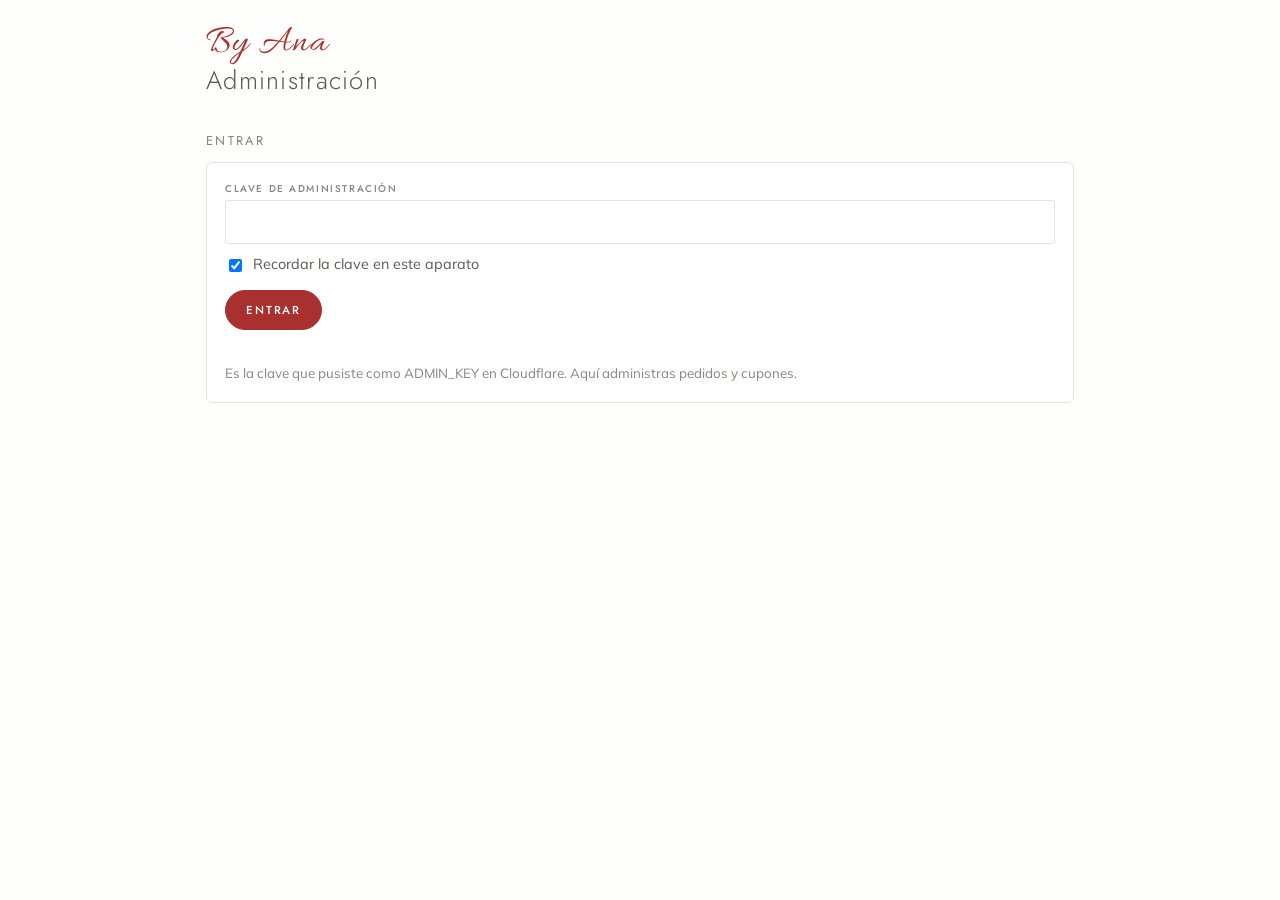
<file: admin.html>
<!doctype html>
<html lang="es">
<head>
<meta charset="utf-8">
<meta name="viewport" content="width=device-width, initial-scale=1, viewport-fit=cover">
<meta name="robots" content="noindex, nofollow">
<title>Administración · By Ana</title>
<link rel="icon" href="/favicon.ico" sizes="any">
<link rel="manifest" href="/admin.webmanifest">
<link rel="apple-touch-icon" href="/img/admin-180.png">
<meta name="apple-mobile-web-app-capable" content="yes">
<meta name="mobile-web-app-capable" content="yes">
<meta name="apple-mobile-web-app-title" content="By Ana Admin">
<meta name="apple-mobile-web-app-status-bar-style" content="default">
<meta name="theme-color" content="#FEFEFC">
<link rel="stylesheet" href="https://fonts.googleapis.com/css2?family=Allura&family=Jost:wght@300;400;500&family=Mulish:wght@400;600&display=swap">
<style>
:root{--paper:#FEFEFC;--wash:#F3F6F2;--ink:#5E5753;--soft:#8A827D;--pine:#4F6B55;--gold:#B8955A;--accent:#A8312F;--line:#E6E2DC}
*{box-sizing:border-box}
body{margin:0;background:var(--paper);color:var(--ink);font:16px/1.5 Mulish,system-ui,sans-serif}
.wrap{max-width:900px;margin:0 auto;padding:calc(24px + env(safe-area-inset-top,0px)) calc(16px + env(safe-area-inset-right,0px)) calc(64px + env(safe-area-inset-bottom,0px)) calc(16px + env(safe-area-inset-left,0px))}
.avisos{display:flex;gap:10px;align-items:center;flex-wrap:wrap;margin-top:16px;padding:12px 14px;background:var(--wash);border-radius:6px;font-size:.88rem}
.avisos span{flex:1;min-width:200px}
.top{display:flex;justify-content:space-between;align-items:end;gap:12px}
@media (max-width:600px){.tabs{position:sticky;top:0;z-index:2;background:var(--paper)} .tabs button{flex:1;padding:12px 6px} td,th{padding:9px 5px} .filtros input{max-width:none;margin-left:0;flex-basis:100%}}
h1{margin:0;font:300 1.6rem Jost,sans-serif;letter-spacing:.05em}
h1 .s{display:block;font:2.4rem Allura,cursive;color:var(--accent);line-height:1}
h2{font:400 .8rem Jost,sans-serif;letter-spacing:.18em;text-transform:uppercase;color:var(--soft);margin:32px 0 12px}
.card{background:#fff;border:1px solid var(--line);border-radius:6px;padding:18px}
.grid{display:grid;grid-template-columns:repeat(auto-fill,minmax(180px,1fr));gap:12px}
label{display:flex;flex-direction:column;gap:4px;font-size:.85rem}
label span{font:500 .62rem Jost,sans-serif;letter-spacing:.16em;text-transform:uppercase;color:var(--soft)}
input,select{font:inherit;font-size:16px;color:var(--ink);background:#fff;border:1px solid var(--line);border-radius:3px;padding:9px 11px;width:100%}
small{color:var(--soft)}
a{color:var(--pine)}
button{font:500 .72rem Jost,sans-serif;letter-spacing:.16em;text-transform:uppercase;border:1px solid var(--accent);background:var(--accent);color:#fff;border-radius:999px;padding:11px 20px;cursor:pointer}
button.ghost{background:none;color:var(--accent)}
button.mini{padding:6px 12px;font-size:.62rem}
.row{display:flex;gap:10px;align-items:end;flex-wrap:wrap;margin-top:14px}
.msg{min-height:1.4em;margin:10px 0 0;font-size:.9rem}
.msg.err{color:var(--accent)} .msg.ok{color:var(--pine)}
table{width:100%;border-collapse:collapse;font-size:.92rem}
th,td{text-align:left;padding:10px 8px;border-bottom:1px solid var(--line);vertical-align:top}
th{font:500 .62rem Jost,sans-serif;letter-spacing:.16em;text-transform:uppercase;color:var(--soft)}
td b{font-family:ui-monospace,Menlo,monospace;letter-spacing:.04em}
.tag{display:inline-block;font-size:.72rem;padding:2px 8px;border-radius:999px;background:var(--wash);color:var(--pine)}
.tag.off{background:#F7ECEA;color:var(--accent)}
.acts{display:flex;gap:6px;flex-wrap:wrap}
.tbl{overflow-x:auto}
[hidden]{display:none!important}
.tabs{display:flex;gap:6px;margin:22px 0 0;border-bottom:1px solid var(--line)}
.tabs button{background:none;color:var(--soft);border:0;border-bottom:2px solid transparent;border-radius:0;padding:10px 14px}
.tabs button[aria-selected="true"]{color:var(--accent);border-bottom-color:var(--accent)}
.tabs b{display:inline-block;min-width:18px;margin-left:6px;padding:1px 6px;border-radius:999px;background:var(--accent);color:#fff;font-size:.62rem}
@media (max-width:600px){.tabs{gap:0}.tabs button{flex:1 1 0;min-width:0;padding:12px 2px;letter-spacing:.06em;font-size:.66rem}.tabs b{margin-left:3px;padding:1px 5px}}
.filtros{display:flex;gap:6px;flex-wrap:wrap;align-items:center;margin-bottom:12px}
.filtros button{background:#fff;color:var(--ink);border-color:var(--line)}
.filtros button[aria-pressed="true"]{background:var(--ink);color:#fff;border-color:var(--ink)}
.filtros input{max-width:240px;margin-left:auto}
tr.click{cursor:pointer} tr.click:hover td{background:var(--wash)}
.est{display:inline-block;font-size:.72rem;padding:2px 9px;border-radius:999px;white-space:nowrap}
.est.pagado{background:#FBEFD9;color:#8A5A12}.est.preparacion{background:#E7EEF7;color:#2F527A}.est.enviado{background:#EDE7F6;color:#5B3F8C}.est.entregado{background:var(--wash);color:var(--pine)}.est.cancelado{background:#F7ECEA;color:var(--accent)}
.det{margin-bottom:18px}
.det h3{margin:0;font:400 1.2rem Jost,sans-serif;letter-spacing:.03em}
.det .sub{color:var(--soft);font-size:.85rem;margin:2px 0 14px}
.det .cols{display:grid;grid-template-columns:repeat(auto-fit,minmax(240px,1fr));gap:16px}
.det ul{margin:0;padding:0;list-style:none}
.det li{padding:8px 0;border-bottom:1px solid var(--line);display:flex;justify-content:space-between;gap:12px}
.det li small{display:block;color:var(--soft)}
.det .k{font:500 .62rem Jost,sans-serif;letter-spacing:.16em;text-transform:uppercase;color:var(--soft);margin:14px 0 4px}
.det p{margin:0}
.det textarea{font:inherit;font-size:16px;width:100%;min-height:60px;border:1px solid var(--line);border-radius:3px;padding:9px 11px;color:var(--ink)}
.chk{flex-direction:row;align-items:center;gap:8px;font-size:.9rem}
.chk input{width:auto}
.kpis{display:grid;grid-template-columns:repeat(3,1fr);gap:10px}
.kpi{background:#fff;border:1px solid var(--line);border-radius:6px;padding:14px}
.kpi .k{font:500 .62rem Jost,sans-serif;letter-spacing:.16em;text-transform:uppercase;color:var(--soft)}
.kpi .n{font:300 2rem/1.1 Jost,sans-serif;color:var(--ink);margin-top:4px}
.kpi small{display:block}
.barras{display:flex;align-items:flex-end;gap:2px;height:140px;padding-top:8px}
.barras div{flex:1;min-width:2px;background:var(--pine);border-radius:2px 2px 0 0;opacity:.85}
.barras div.hoy{background:var(--accent)}
.barras div:hover{opacity:1}
.ejes{display:flex;justify-content:space-between;font-size:.75rem;color:var(--soft);margin-top:6px}
.cols2{display:grid;grid-template-columns:repeat(auto-fit,minmax(260px,1fr));gap:12px}
.rank{margin:0;padding:0;list-style:none}
.rank li{position:relative;display:flex;justify-content:space-between;gap:10px;padding:7px 8px;font-size:.9rem;border-radius:3px;overflow:hidden}
.rank li i{position:absolute;inset:0 auto 0 0;background:var(--wash);z-index:0}
.rank li span,.rank li b{position:relative;z-index:1}
.rank li b{font-family:inherit;font-weight:600;letter-spacing:0}
.rank .vacio{color:var(--soft)}
.card h4{margin:0 0 8px;font:500 .62rem Jost,sans-serif;letter-spacing:.16em;text-transform:uppercase;color:var(--soft)}
@media (max-width:600px){.kpi{padding:10px}.kpi .n{font-size:1.5rem}}
</style>
</head>
<body>
<div class="wrap">
  <div class="top"><h1><span class="s">By Ana</span>Administración</h1><button type="button" class="mini ghost" id="actualizar" hidden>Actualizar</button></div>

  <section id="login">
    <h2>Entrar</h2>
    <div class="card">
      <label><span>Clave de administración</span><input id="key" type="password" autocomplete="current-password"></label>
      <label class="chk" style="margin-top:10px"><input type="checkbox" id="recordar" checked> Recordar la clave en este aparato</label>
      <div class="row"><button id="entrar" type="button">Entrar</button></div>
      <p class="msg" id="login-msg"></p>
      <small>Es la clave que pusiste como ADMIN_KEY en Cloudflare. Aquí administras pedidos y cupones.</small>
    </div>
  </section>

  <section id="app" hidden>
    <div class="avisos" id="avisos" hidden><span id="avisos-txt"></span><button type="button" class="mini" id="avisos-on" hidden>Activar avisos</button><button type="button" class="mini ghost" id="avisos-test" hidden>Probar</button><button type="button" class="mini ghost" id="avisos-off" hidden>Desactivar</button></div>
    <div class="tabs" role="tablist">
      <button type="button" role="tab" id="tab-pedidos" aria-selected="true">Pedidos<b id="n-nuevos" hidden></b></button>
      <button type="button" role="tab" id="tab-clientes" aria-selected="false">Clientes</button>
      <button type="button" role="tab" id="tab-cupones" aria-selected="false">Cupones</button>
      <button type="button" role="tab" id="tab-visitas" aria-selected="false">Visitas</button>
    </div>

    <div id="vista-pedidos">
      <h2>Pedidos pagados</h2>
      <div class="card det" id="det" hidden></div>
      <div class="filtros" id="filtros">
        <button type="button" class="mini" data-f="activos" aria-pressed="true">Por atender</button>
        <button type="button" class="mini" data-f="pagado" aria-pressed="false">Pagado</button>
        <button type="button" class="mini" data-f="preparacion" aria-pressed="false">En preparación</button>
        <button type="button" class="mini" data-f="enviado" aria-pressed="false">Enviado</button>
        <button type="button" class="mini" data-f="entregado" aria-pressed="false">Entregado</button>
        <button type="button" class="mini" data-f="cancelado" aria-pressed="false">Cancelado</button>
        <button type="button" class="mini" data-f="todos" aria-pressed="false">Todos</button>
        <input id="buscar" type="search" placeholder="Buscar nombre o pedido" aria-label="Buscar">
      </div>
      <div class="card tbl">
        <table><thead><tr><th>Fecha</th><th>Cliente</th><th>Piezas</th><th>Total</th><th>Estado</th></tr></thead><tbody id="lista-p"><tr><td colspan="5">Cargando…</td></tr></tbody></table>
      </div>
      <p><small>Aquí aparecen los pedidos pagados en línea desde hoy. Los pedidos por WhatsApp no se registran aquí.</small></p>
    </div>

    <div id="vista-clientes" hidden>
      <h2>Clientes con cuenta</h2>
      <div class="card det" id="det-c" hidden></div>
      <div class="filtros"><span id="cli-n" style="color:var(--soft);font-size:.9rem"></span><input id="buscar-c" type="search" placeholder="Nombre, correo o teléfono" aria-label="Buscar cliente"></div>
      <div class="card tbl">
        <table><thead><tr><th>Cliente</th><th>WhatsApp</th><th>Registro</th><th>Pedidos</th><th>Total comprado</th><th>Recomendó</th></tr></thead><tbody id="lista-c"><tr><td colspan="6">Cargando…</td></tr></tbody></table>
      </div>
      <p><small>Aquí salen quienes crearon su cuenta. Los que compran como invitados están solo en Pedidos.</small></p>
    </div>

    <div id="vista-cupones" hidden>
    <h2>Crear cupón</h2>
    <form class="card" id="form">
      <div class="grid">
        <label><span>Código</span><input id="f-codigo" required maxlength="24" placeholder="NAVIDAD10" autocapitalize="characters"></label>
        <label><span>Tipo</span><select id="f-tipo"><option value="pct">Porcentaje (%)</option><option value="monto">Pesos ($)</option></select></label>
        <label><span id="f-valor-l">Descuento (%)</span><input id="f-valor" type="number" min="1" required inputmode="numeric" placeholder="10"></label>
        <label><span>Compra mínima ($)</span><input id="f-minimo" type="number" min="0" inputmode="numeric" placeholder="Opcional"></label>
        <label><span>Vence (incluido)</span><input id="f-vence" type="date"></label>
        <label><span>Usos máximos</span><input id="f-usos" type="number" min="0" inputmode="numeric" placeholder="Sin límite"></label>
      </div>
      <label style="margin-top:12px"><span>Nota (solo para ti)</span><input id="f-nota" maxlength="120" placeholder="Ej. Para clientas de Instagram"></label>
      <div class="row"><button type="submit">Guardar cupón</button><small>Si el código ya existe, se actualiza.</small></div>
      <p class="msg" id="form-msg"></p>
    </form>

    <h2>Tus cupones</h2>
    <div class="card tbl">
      <table><thead><tr><th>Código</th><th>Descuento</th><th>Condiciones</th><th>Usos</th><th>Estado</th><th></th></tr></thead><tbody id="lista"><tr><td colspan="6">Cargando…</td></tr></tbody></table>
    </div>
    </div>
    <div id="vista-visitas" hidden>
      <h2>Visitas al sitio</h2>
      <div class="filtros" id="v-rango">
        <button type="button" class="mini" data-d="7" aria-pressed="false">7 días</button>
        <button type="button" class="mini" data-d="30" aria-pressed="true">30 días</button>
        <button type="button" class="mini" data-d="90" aria-pressed="false">90 días</button>
      </div>
      <div class="kpis" id="v-kpis"><div class="kpi"><div class="k">Cargando…</div></div></div>
      <div class="card" style="margin-top:12px"><h4>Personas por día</h4><div class="barras" id="v-barras"></div><div class="ejes" id="v-ejes"></div></div>
      <div class="cols2" style="margin-top:12px">
        <div class="card"><h4>De dónde llegan</h4><ul class="rank" id="v-fuentes"></ul></div>
        <div class="card"><h4>Aparato</h4><ul class="rank" id="v-aparatos"></ul></div>
        <div class="card"><h4>Productos más vistos</h4><ul class="rank" id="v-productos"></ul></div>
        <div class="card"><h4>Más agregados al carrito</h4><ul class="rank" id="v-carrito"></ul></div>
      </div>
      <label class="chk" style="margin-top:16px"><input type="checkbox" id="v-nocontar"> No contar mis visitas desde este aparato</label>
      <p><small>Personas: cuántas personas distintas entraron cada día (se cuentan sin cookies ni datos personales). Visitas: cuántas veces abrieron el sitio. “Directo” es quien escribió byana.mx o abrió un enlace desde WhatsApp o un mensaje. Para que no se cuenten tus visitas ni las de Ana en el iPhone, abran una vez <b>byana.mx/?nocontar</b> en Safari. Se cuentan hasta <span id="v-tope">600</span> visitas al día para no pasar el plan gratis de Cloudflare.</small></p>
    </div>
    <div class="row"><button class="ghost" id="salir" type="button">Salir</button></div>
  </section>
</div>
<script>
const $ = id => document.getElementById(id);
const esc = s => String(s ?? "").replace(/[&<>"]/g, c => ({ "&":"&amp;","<":"&lt;",">":"&gt;",'"':"&quot;" }[c]));
const money = n => "$" + Number(n||0).toLocaleString("es-MX");
let KEY = ""; try{ KEY = localStorage.getItem("byana-admin-key") || sessionStorage.getItem("byana-admin") || ""; }catch(e){}
async function api(method, body, q=""){
  const r = await fetch("/api/admin/cupones" + q, { method, headers: { "Content-Type":"application/json", "X-Admin-Key": KEY }, body: body ? JSON.stringify(body) : undefined });
  const d = await r.json().catch(()=>({ error: "Respuesta inválida del servidor." }));
  if(!r.ok) throw Object.assign(new Error(d.error || "Error"), { status: r.status });
  return d;
}
const fecha = v => v ? new Date(v+"T12:00:00").toLocaleDateString("es-MX",{day:"numeric",month:"short",year:"numeric"}) : "";
async function cargar(){
  const { cupones } = await api("GET");
  $("lista").innerHTML = cupones.length ? cupones.map(c=>{
    const venc = c.vence && new Date().toISOString().slice(0,10) > c.vence;
    const agot = c.usosMax && c.usos >= c.usosMax;
    const est = !c.activo ? ["Desactivado","off"] : venc ? ["Vencido","off"] : agot ? ["Agotado","off"] : ["Activo",""];
    const cond = [c.origen==="referido" ? "Premio por recomendar" : "", c.minimo ? `Mín. ${money(c.minimo)}` : "", c.vence ? `Vence ${fecha(c.vence)}` : "", c.nota ? `<small>${esc(c.nota)}</small>` : ""].filter(Boolean).join("<br>") || "—";
    return `<tr><td><b>${esc(c.codigo)}</b></td><td>${c.tipo==="pct" ? c.valor+"%" : money(c.valor)}</td><td>${cond}</td><td>${c.usos||0}${c.usosMax?` / ${c.usosMax}`:""}</td>
      <td><span class="tag ${est[1]}">${est[0]}</span></td>
      <td><div class="acts"><button class="mini ghost" data-a="toggle" data-c="${esc(c.codigo)}" data-on="${c.activo?1:0}">${c.activo?"Desactivar":"Activar"}</button><button class="mini ghost" data-a="edit" data-c="${esc(c.codigo)}">Editar</button><button class="mini ghost" data-a="del" data-c="${esc(c.codigo)}">Borrar</button></div></td></tr>`;
  }).join("") : `<tr><td colspan="6">Todavía no hay cupones. Crea el primero arriba.</td></tr>`;
  window.__cupones = cupones;
}
/* ---------- Pedidos ---------- */
let PEDIDOS = [], ESTADOS = {}, FILTRO = "activos", ABIERTO = "";
const fechaHora = v => v ? new Date(v).toLocaleString("es-MX",{day:"numeric",month:"short",hour:"2-digit",minute:"2-digit"}) : "";
const est = e => `<span class="est ${esc(e)}">${esc(ESTADOS[e] || e || "")}</span>`;
async function api2(method, body, q=""){
  const r = await fetch("/api/admin/pedidos" + q, { method, headers: { "Content-Type":"application/json", "X-Admin-Key": KEY }, body: body ? JSON.stringify(body) : undefined });
  const d = await r.json().catch(()=>({ error: "Respuesta inválida del servidor." }));
  if(!r.ok) throw Object.assign(new Error(d.error || "Error"), { status: r.status });
  return d;
}
function pintarPedidos(){
  const q = $("buscar").value.trim().toLowerCase();
  const l = PEDIDOS.filter(p => (FILTRO==="todos" || (FILTRO==="activos" ? ["pagado","preparacion","enviado"].includes(p.estado) : p.estado===FILTRO)) &&
    (!q || (p.cliente||"").toLowerCase().includes(q) || p.ref.toLowerCase().includes(q)));
  $("lista-p").innerHTML = l.length ? l.map(p=>`<tr class="click" data-ref="${esc(p.ref)}"><td>${esc(fechaHora(p.fecha))}<br><small>${esc(p.ref)}</small></td><td>${esc(p.cliente)}</td><td>${p.piezas||""}</td><td>${esc(p.total)}</td><td>${est(p.estado)}</td></tr>`).join("")
    : `<tr><td colspan="5">${PEDIDOS.length ? "No hay pedidos con ese filtro." : "Todavía no hay pedidos registrados. Aparecerán aquí en cuanto alguien pague en línea."}</td></tr>`;
  const n = PEDIDOS.filter(p=>p.estado==="pagado").length;
  $("n-nuevos").hidden = !n; $("n-nuevos").textContent = n;
}
async function cargarPedidos(){ const d = await api2("GET"); PEDIDOS = d.pedidos; ESTADOS = d.estados; pintarPedidos(); }
async function abrirPedido(ref){
  const { pedido:p } = await api2("GET", null, "?ref=" + encodeURIComponent(ref));
  ABIERTO = ref;
  const tel = String(p.telefono||"").replace(/\D/g,"").slice(-10);
  $("det").innerHTML = `<div style="display:flex;justify-content:space-between;gap:12px;align-items:start"><div><h3>${esc(p.cliente)}</h3><p class="sub">Pedido ${esc(p.ref)} · ${esc(fechaHora(p.fecha))} · Mercado Pago ${esc(p.pago)}</p></div><button type="button" class="mini ghost" id="det-x">Cerrar</button></div>
    <div class="cols">
      <div>
        <div class="k">Productos</div>
        <ul>${(p.productos||[]).map(i=>`<li><div>${i.q} × ${esc(i.t)}${i.d?`<small>${esc(i.d)}</small>`:""}</div><div>${money(i.p*i.q)}</div></li>`).join("")}
        ${p.descuento?`<li><div>Cupón ${esc(p.cupon)}${p.referido?" <small>(código de amigo)</small>":""}</div><div>−${money(p.descuento)}</div></li>`:""}
        <li><div><b>Total pagado</b></div><div><b>${esc(p.total)}</b></div></li></ul>
      </div>
      <div>
        <div class="k">Cliente</div>
        <p>${tel?`<a href="https://wa.me/52${tel}" target="_blank" rel="noopener">WhatsApp ${esc(tel)}</a>`:"Sin teléfono"}${p.email?`<br><a href="mailto:${esc(p.email)}">${esc(p.email)}</a>`:""}${p.cuenta?`<br><small>Tiene cuenta (${esc(p.cuenta)})</small>`:""}</p>
        <div class="k">Entrega</div>
        <p>${esc(p.envio||"—")}${p.direccion?`<br>${esc(p.direccion)}`:""}</p>
        <div class="k">Historial</div>
        <p><small>${(p.historial||[]).map(h=>`${esc(ESTADOS[h.estado]||h.estado)}: ${esc(fechaHora(h.fecha))}`).join("<br>")}</small></p>
      </div>
      <form id="det-form">
        <div class="k">Actualizar</div>
        <label><span>Estado</span><select id="d-estado">${Object.entries(ESTADOS).map(([k,v])=>`<option value="${k}"${k===p.estado?" selected":""}>${esc(v)}</option>`).join("")}</select></label>
        <label style="margin-top:10px"><span>Guía de rastreo (opcional)</span><input id="d-guia" maxlength="120" value="${esc(p.guia||"")}" placeholder="Número o enlace"></label>
        <label style="margin-top:10px"><span>Nota interna (solo para ti)</span><textarea id="d-nota" maxlength="500">${esc(p.notaInterna||"")}</textarea></label>
        <label class="chk" id="d-avisar-w" style="margin-top:10px"${p.estado==="enviado"?"":" hidden"}><input type="checkbox" id="d-avisar" ${p.email?"checked":"disabled"}> Avisar al cliente por correo que va en camino${p.email?"":" (no hay correo)"}</label>
        <div class="row"><button type="submit">Guardar</button></div>
        <p class="msg" id="d-msg"></p>
      </form>
    </div>`;
  $("det").hidden = false; $("det").scrollIntoView({ behavior:"smooth", block:"start" });
  $("det-x").onclick = () => { $("det").hidden = true; ABIERTO = ""; };
  $("d-estado").onchange = () => { $("d-avisar-w").hidden = $("d-estado").value !== "enviado"; };
  $("det-form").onsubmit = async e => {
    e.preventDefault(); const m = $("d-msg"); m.className = "msg"; m.textContent = "Guardando…";
    try{
      const r = await api2("POST", { ref, estado: $("d-estado").value, guia: $("d-guia").value, notaInterna: $("d-nota").value, avisar: $("d-estado").value==="enviado" && $("d-avisar").checked });
      await cargarPedidos(); await abrirPedido(ref);
      $("d-msg").className = "msg ok"; $("d-msg").textContent = "Guardado. " + (r.aviso || "");
    }catch(err){ m.className = "msg err"; m.textContent = err.message; }
  };
}
$("lista-p").addEventListener("click", e => { const tr = e.target.closest("tr[data-ref]"); if(tr) abrirPedido(tr.dataset.ref).catch(err=>alert(err.message)); });
$("filtros").addEventListener("click", e => { const b = e.target.closest("button[data-f]"); if(!b) return; FILTRO = b.dataset.f; document.querySelectorAll("#filtros button").forEach(x=>x.setAttribute("aria-pressed", x===b)); pintarPedidos(); });
$("buscar").addEventListener("input", pintarPedidos);
/* ---------- Clientes ---------- */
let CLIENTES = [];
const fechaC = v => v ? new Date(v).toLocaleDateString("es-MX",{day:"numeric",month:"short",year:"numeric"}) : "";
async function api3(q=""){
  const r = await fetch("/api/admin/clientes" + q, { headers: { "X-Admin-Key": KEY } });
  const d = await r.json().catch(()=>({ error: "Respuesta inválida del servidor." }));
  if(!r.ok) throw new Error(d.error || "Error");
  return d;
}
function pintarClientes(){
  const q = $("buscar-c").value.trim().toLowerCase(), qd = q.replace(/\D/g,"");
  const l = CLIENTES.filter(c => !q || (c.nombre||"").toLowerCase().includes(q) || c.email.includes(q) || (qd.length>2 && (c.tel||"").includes(qd)));
  $("cli-n").textContent = `${CLIENTES.length} cuenta${CLIENTES.length===1?"":"s"}`;
  $("lista-c").innerHTML = l.length ? l.map(c=>`<tr class="click" data-email="${esc(c.email)}"><td>${esc(c.nombre || "(sin nombre)")}<br><small>${esc(c.email)}</small></td><td>${esc(c.tel||"")}</td><td>${esc(fechaC(c.creado))}</td><td>${c.pedidos||0}</td><td>${money(c.total)}</td><td>${c.referidos||0}</td></tr>`).join("")
    : `<tr><td colspan="6">${CLIENTES.length ? "Nadie coincide con la búsqueda." : "Todavía no hay cuentas. Aparecerán aquí cuando alguien entre con su correo en byana.mx."}</td></tr>`;
}
async function cargarClientes(){ CLIENTES = (await api3()).clientes; pintarClientes(); }
async function abrirCliente(email){
  const { cliente:c, pedidos, cupones } = await api3("?email=" + encodeURIComponent(email));
  const tel = String(c.tel||"").replace(/\D/g,"").slice(-10), d = c.dir;
  $("det-c").innerHTML = `<div style="display:flex;justify-content:space-between;gap:12px;align-items:start"><div><h3>${esc(c.nombre || "(sin nombre)")}</h3><p class="sub">Cuenta desde ${esc(fechaC(c.creado))}</p></div><button type="button" class="mini ghost" id="det-c-x">Cerrar</button></div>
    <div class="cols">
      <div>
        <div class="k">Contacto</div>
        <p><a href="mailto:${esc(c.email)}">${esc(c.email)}</a>${tel?`<br><a href="https://wa.me/52${tel}" target="_blank" rel="noopener">WhatsApp ${esc(tel)}</a>`:""}</p>
        <div class="k">Dirección guardada</div>
        <p>${d && d.calle ? esc([d.calle, d.colonia, d.cp, d.municipio, d.estado].filter(Boolean).join(", ")) : "—"}</p>
        <div class="k">Recomienda a un amigo</div>
        <p>Código <b>${esc(c.ref)}</b><br>${c.referidos||0} amigo${c.referidos===1?"":"s"} con primera compra</p>
      </div>
      <div>
        <div class="k">Pedidos (${pedidos.length}) · ${money(c.total)}</div>
        <ul>${pedidos.length ? pedidos.map(p=>`<li><div>${p.registrado?`<a href="#" data-ver="${esc(p.ref)}">${esc(p.ref)}</a>`:esc(p.ref)} · ${esc(fechaC(p.fecha))}<small>${esc((p.productos||[]).join(", "))}</small></div><div style="text-align:right">${esc(p.total)}${p.estado?`<br><small>${esc(p.estado)}</small>`:""}</div></li>`).join("") : "<li><small>Sin pedidos todavía.</small></li>"}</ul>
      </div>
      <div>
        <div class="k">Cupones</div>
        <ul>${cupones.length ? cupones.map(x=>`<li><div><b>${esc(x.codigo)}</b> · ${esc(x.etiqueta)}<small>${esc(x.nota)}</small></div><div><small>${esc(x.estado)}</small></div></li>`).join("") : "<li><small>Sin cupones.</small></li>"}</ul>
      </div>
    </div>`;
  $("det-c").hidden = false; $("det-c").scrollIntoView({ behavior:"smooth", block:"start" });
  $("det-c-x").onclick = () => { $("det-c").hidden = true; };
  $("det-c").querySelectorAll("[data-ver]").forEach(a=>a.onclick = e => { e.preventDefault(); tab("pedidos"); abrirPedido(a.dataset.ver).catch(err=>alert(err.message)); });
}
$("lista-c").addEventListener("click", e => { const tr = e.target.closest("tr[data-email]"); if(tr) abrirCliente(tr.dataset.email).catch(err=>alert(err.message)); });
$("buscar-c").addEventListener("input", pintarClientes);

/* ---------- Visitas ---------- */
let V_DIAS = 30, NOMBRES = null;
async function nombres(){
  if(NOMBRES) return NOMBRES;
  try{ const c = await (await fetch("/catalogo.json")).json(); NOMBRES = new Map([...c.navidad, ...c.siempre, ...(c.ocultos||[])].map(p=>[p.id, p.t])); }catch(e){ NOMBRES = new Map(); }
  return NOMBRES;
}
const diaCorto = d => new Date(d+"T12:00:00").toLocaleDateString("es-MX",{day:"numeric",month:"short"});
const num = n => Number(n||0).toLocaleString("es-MX");
function rank(id, filas, nombre = k => k){
  const max = Math.max(1, ...filas.map(f=>f[1]));
  $(id).innerHTML = filas.length ? filas.map(([k,n])=>`<li><i style="width:${Math.round(n/max*100)}%"></i><span>${esc(nombre(k))}</span><b>${num(n)}</b></li>`).join("") : `<li class="vacio">Todavía sin datos.</li>`;
}
async function cargarVisitas(){
  const r = await fetch("/api/admin/visitas?dias=" + V_DIAS, { headers: { "X-Admin-Key": KEY } });
  const d = await r.json().catch(()=>({ error: "Respuesta inválida del servidor." }));
  if(!r.ok) throw new Error(d.error || "Error");
  const t = d.totales, k = (titulo, x, nota="") => `<div class="kpi"><div class="k">${titulo}</div><div class="n">${num(x.personas)}</div><small>personas · ${num(x.visitas)} visitas${nota}</small></div>`;
  $("v-kpis").innerHTML = k("Hoy", t.hoy) + k("7 días", t.semana) + (V_DIAS === 7 ? k("Promedio diario", { personas: Math.round(t.semana.personas/7), visitas: Math.round(t.semana.visitas/7) }) : k(V_DIAS + " días", t.periodo));
  const max = Math.max(1, ...d.dias.map(x=>x.personas));
  $("v-barras").innerHTML = d.dias.map(x=>`<div class="${x.dia===d.hoy?"hoy":""}" style="height:${Math.max(x.personas?3:0, Math.round(x.personas/max*100))}%" title="${diaCorto(x.dia)}: ${x.personas} personas, ${x.visitas} visitas"></div>`).join("");
  $("v-ejes").innerHTML = `<span>${diaCorto(d.dias[0].dia)}</span><span>máx. ${num(max)}</span><span>Hoy</span>`;
  const N = await nombres(), prod = id => N.get(id) || id;
  rank("v-fuentes", d.fuentes); rank("v-aparatos", d.aparatos);
  rank("v-productos", d.productos, prod); rank("v-carrito", d.carrito, prod);
  $("v-tope").textContent = num(d.tope);
}
$("v-rango").addEventListener("click", e => { const b = e.target.closest("button"); if(!b) return; V_DIAS = Number(b.dataset.d); $("v-rango").querySelectorAll("button").forEach(x=>x.setAttribute("aria-pressed", x===b)); cargarVisitas().catch(err=>alert(err.message)); });
try{ $("v-nocontar").checked = !!localStorage.getItem("byana-no-contar"); }catch(e){}
$("v-nocontar").onchange = e => { try{ e.target.checked ? localStorage.setItem("byana-no-contar","1") : localStorage.removeItem("byana-no-contar"); }catch(err){} };

const tab = t => { ["pedidos","clientes","cupones","visitas"].forEach(x=>{ $("tab-"+x).setAttribute("aria-selected", x===t); $("vista-"+x).hidden = x!==t; }); try{ sessionStorage.setItem("byana-admin-tab", t); }catch(e){} };
$("tab-pedidos").onclick = () => { tab("pedidos"); cargarPedidos().catch(err=>alert(err.message)); }; $("tab-cupones").onclick = () => { tab("cupones"); cargar().catch(err=>alert(err.message)); };
$("tab-clientes").onclick = () => { tab("clientes"); cargarClientes().catch(err=>alert(err.message)); };
$("tab-visitas").onclick = () => { tab("visitas"); cargarVisitas().catch(err=>alert(err.message)); };

async function entrar(){
  $("login-msg").textContent = ""; $("login-msg").className = "msg";
  try{ await cargarPedidos(); try{ const t0 = sessionStorage.getItem("byana-admin-tab") || "pedidos"; tab(t0); if(t0!=="pedidos") refrescar(); }catch(e){} try{ if(!localStorage.getItem("byana-no-contar-visto")){ localStorage.setItem("byana-no-contar","1"); localStorage.setItem("byana-no-contar-visto","1"); $("v-nocontar").checked = true; } }catch(e){} try{ sessionStorage.setItem("byana-admin", KEY); if($("recordar").checked) localStorage.setItem("byana-admin-key", KEY); }catch(e){} $("login").hidden = true; $("app").hidden = false; $("actualizar").hidden = false; prepararAvisos(); abrirDesdeAviso(); }
  catch(e){ $("login-msg").textContent = e.message; $("login-msg").className = "msg err"; }
}
$("entrar").onclick = () => { KEY = $("key").value.trim(); entrar(); };
$("key").addEventListener("keydown", e => { if(e.key==="Enter"){ KEY = $("key").value.trim(); entrar(); } });
$("salir").onclick = () => { if(!confirm("¿Salir? Tendrás que volver a escribir la clave en este aparato.")) return; KEY = ""; try{ sessionStorage.removeItem("byana-admin"); localStorage.removeItem("byana-admin-key"); }catch(e){} location.href = location.pathname; };

/* ---------- App en el celular: actualizar, abrir pedido desde un aviso, notificaciones ---------- */
// Solo recarga la pestaña que se ve. Cada lista gasta operaciones de KV (límite gratis diario), así que al volver a la app
// se recarga como máximo una vez cada 5 minutos; el botón Actualizar recarga cuando quieras.
let ULTIMA = Date.now();
async function refrescar(){ ULTIMA = Date.now(); try{
  if(!$("vista-pedidos").hidden) await cargarPedidos();
  else if(!$("vista-clientes").hidden) await cargarClientes();
  else if(!$("vista-cupones").hidden) await cargar();
  else if(!$("vista-visitas").hidden) await cargarVisitas();
}catch(e){} }
$("actualizar").onclick = async () => { const b = $("actualizar"); b.disabled = true; b.textContent = "…"; await refrescar(); b.disabled = false; b.textContent = "Actualizar"; };
document.addEventListener("visibilitychange", () => { if(document.visibilityState === "visible" && KEY && !$("app").hidden && Date.now() - ULTIMA > 300000) refrescar(); });
function abrirDesdeAviso(){
  const q = new URLSearchParams(location.search), ref = q.get("ref");
  if(!ref) return;
  history.replaceState(null, "", location.pathname);
  tab("pedidos"); abrirPedido(ref).catch(err=>alert(err.message));
}
const esIOS = /iPad|iPhone|iPod/.test(navigator.userAgent) || (navigator.platform === "MacIntel" && navigator.maxTouchPoints > 1);
const instalada = matchMedia("(display-mode: standalone)").matches || navigator.standalone === true;
let REG = null;
if("serviceWorker" in navigator) navigator.serviceWorker.register("/admin-sw.js", { scope: "/admin" }).then(r => { REG = r; }).catch(()=>{});
const b64ToU8 = s => Uint8Array.from(atob(s.replace(/-/g,"+").replace(/_/g,"/") + "===".slice((s.length+3)%4)), c => c.charCodeAt(0));
async function api4(method, body, q=""){
  const r = await fetch("/api/admin/push" + q, { method, headers: { "Content-Type":"application/json", "X-Admin-Key": KEY }, body: body ? JSON.stringify(body) : undefined });
  const d = await r.json().catch(()=>({})); if(!r.ok) throw new Error(d.error || "Error"); return d;
}
async function prepararAvisos(){
  const box = $("avisos"), txt = $("avisos-txt"), on = $("avisos-on"), test = $("avisos-test"), off = $("avisos-off");
  const ver = (t, a, b, c) => { box.hidden = false; txt.textContent = t; on.hidden = !a; test.hidden = !b; off.hidden = !c; };
  const soporta = "serviceWorker" in navigator && "PushManager" in window && "Notification" in window;
  if(!soporta){ ver(esIOS && !instalada ? "Para recibir avisos de pedidos nuevos, instala la app: botón Compartir → “Agregar a pantalla de inicio”, y ábrela desde el ícono." : "Este navegador no permite avisos de pedidos.", false, false, false); return; }
  try{
    const reg = REG || await navigator.serviceWorker.ready;
    const sub = await reg.pushManager.getSubscription();
    if(sub && Notification.permission === "granted"){ ver("🔔 Avisos de pedidos nuevos activados en este aparato.", false, true, true); return; }
    if(Notification.permission === "denied"){ ver("Los avisos están bloqueados. Actívalos en Ajustes → Notificaciones → By Ana Admin.", false, false, false); return; }
    ver(esIOS && !instalada ? "Para avisos de pedidos, primero agrega esta página a tu pantalla de inicio y ábrela desde el ícono." : "¿Quieres que te avise cuando entre un pedido pagado?", !(esIOS && !instalada), false, false);
  }catch(e){ ver("No se pudieron revisar los avisos.", false, false, false); }
}
$("avisos-on").onclick = async () => {
  try{
    if(await Notification.requestPermission() !== "granted"){ prepararAvisos(); return; }
    const reg = REG || await navigator.serviceWorker.ready;
    const { publica } = await api4("GET");
    const sub = await reg.pushManager.subscribe({ userVisibleOnly: true, applicationServerKey: b64ToU8(publica) });
    await api4("POST", { suscripcion: sub.toJSON(), nombre: esIOS ? "iPhone" : navigator.platform });
    await prepararAvisos();
    await api4("POST", { prueba: true });
  }catch(e){ alert("No se pudieron activar los avisos: " + e.message); }
};
$("avisos-test").onclick = async () => { try{ const r = await api4("POST", { prueba: true }); if(!r.enviados) alert("No se pudo mandar la prueba. Desactiva y vuelve a activar los avisos."); }catch(e){ alert(e.message); } };
$("avisos-off").onclick = async () => {
  try{ const reg = REG || await navigator.serviceWorker.ready; const sub = await reg.pushManager.getSubscription(); if(sub){ await api4("DELETE", null, "?endpoint=" + encodeURIComponent(sub.endpoint)); await sub.unsubscribe(); } }catch(e){}
  prepararAvisos();
};
$("f-tipo").onchange = () => { $("f-valor-l").textContent = $("f-tipo").value==="pct" ? "Descuento (%)" : "Descuento ($)"; };
$("f-codigo").addEventListener("input", e => { e.target.value = e.target.value.toUpperCase().replace(/[^A-Z0-9-]/g,""); });
$("form").addEventListener("submit", async e => {
  e.preventDefault(); const m = $("form-msg"); m.className = "msg"; m.textContent = "Guardando…";
  try{
    const { cupon } = await api("POST", { codigo:$("f-codigo").value, tipo:$("f-tipo").value, valor:$("f-valor").value, minimo:$("f-minimo").value, vence:$("f-vence").value, usosMax:$("f-usos").value, nota:$("f-nota").value });
    m.className = "msg ok"; m.textContent = `Listo: el cupón ${cupon.codigo} ya funciona en byana.mx.`;
    $("form").reset(); $("f-tipo").onchange(); await cargar();
  }catch(err){ m.className = "msg err"; m.textContent = err.message; }
});
$("lista").addEventListener("click", async e => {
  const b = e.target.closest("button[data-a]"); if(!b) return;
  const c = b.dataset.c;
  try{
    if(b.dataset.a==="toggle") await api("POST", { codigo:c, tipo:"pct", valor:1, soloActivo: b.dataset.on!=="1" });
    if(b.dataset.a==="del"){ if(!confirm(`¿Borrar el cupón ${c}? Ya no se podrá usar.`)) return; await api("DELETE", null, "?codigo="+encodeURIComponent(c)); }
    if(b.dataset.a==="edit"){
      const x = (window.__cupones||[]).find(y=>y.codigo===c); if(!x) return;
      $("f-codigo").value = x.codigo; $("f-tipo").value = x.tipo; $("f-tipo").onchange(); $("f-valor").value = x.valor;
      $("f-minimo").value = x.minimo || ""; $("f-vence").value = x.vence || ""; $("f-usos").value = x.usosMax || ""; $("f-nota").value = x.nota || "";
      $("form").scrollIntoView({ behavior:"smooth" }); return;
    }
    await cargar();
  }catch(err){ alert(err.message); }
});
if(KEY) entrar();
</script>
</body>
</html>
</file>
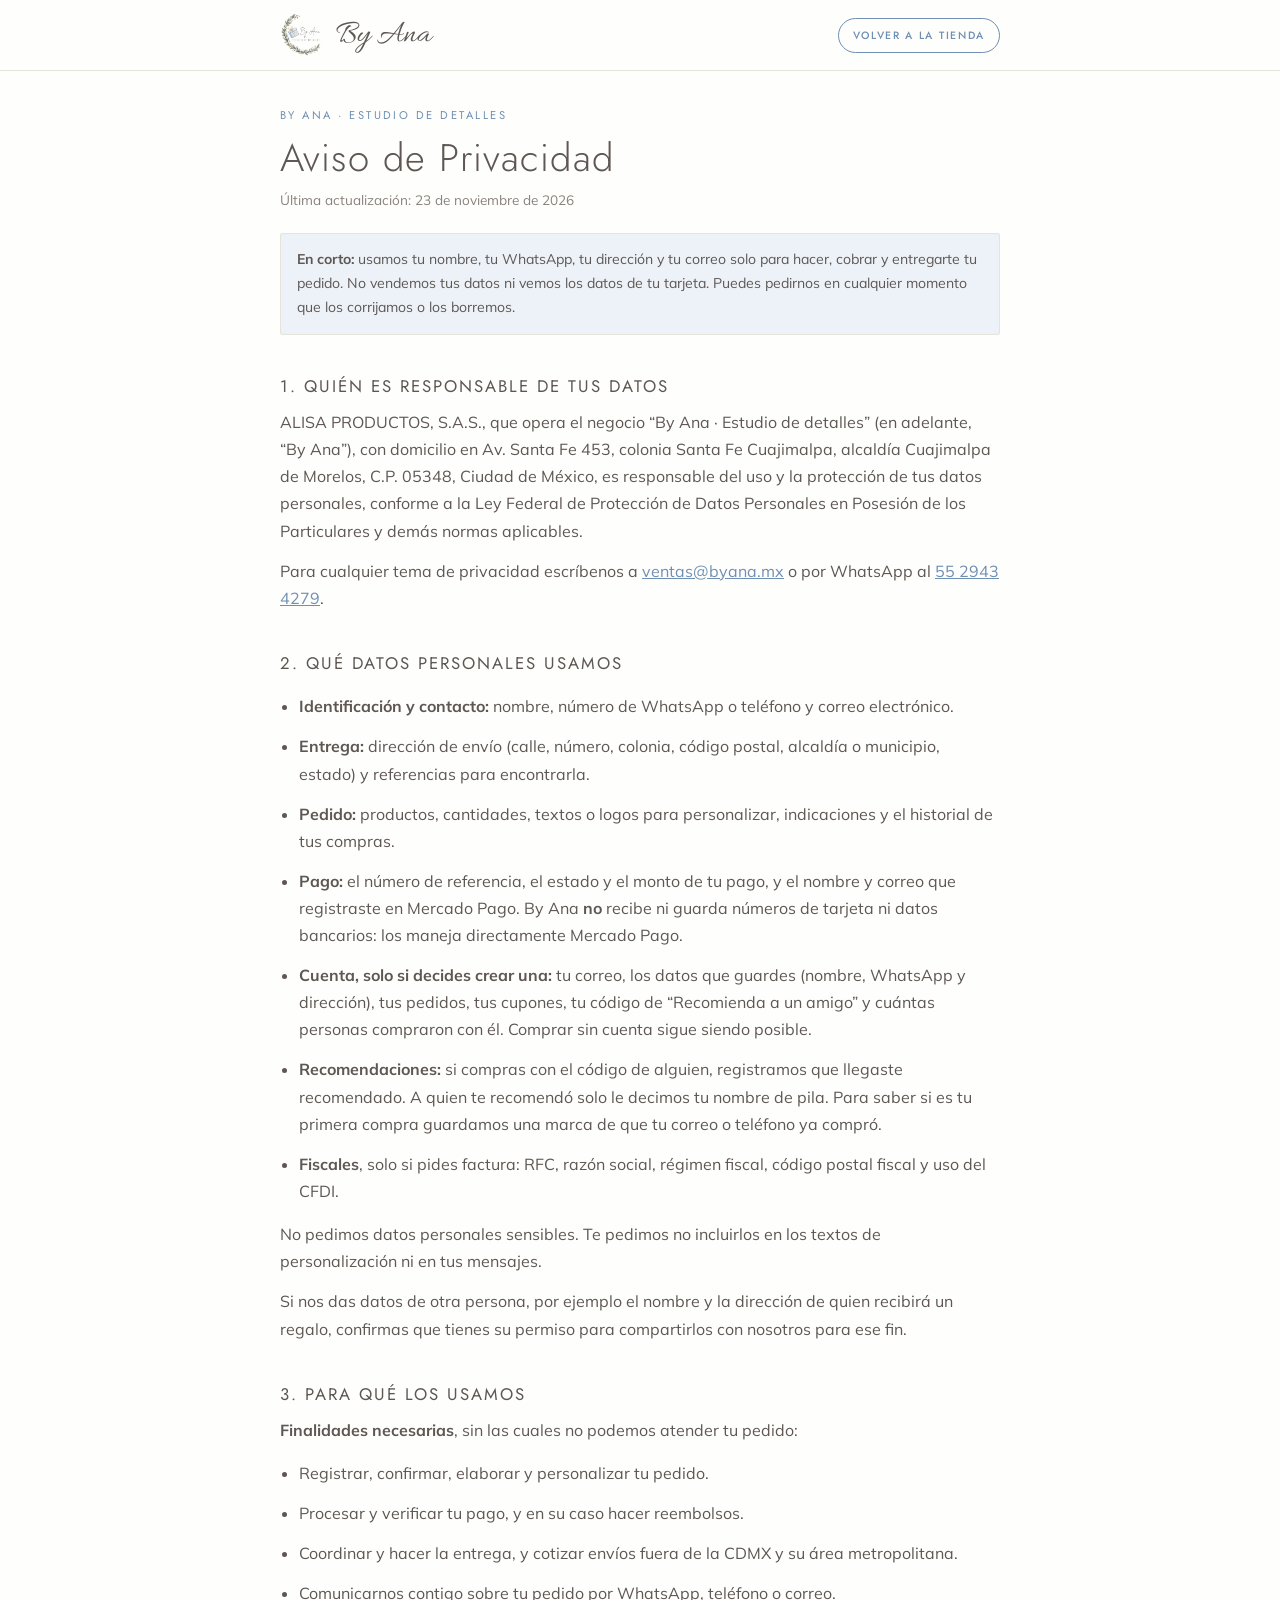
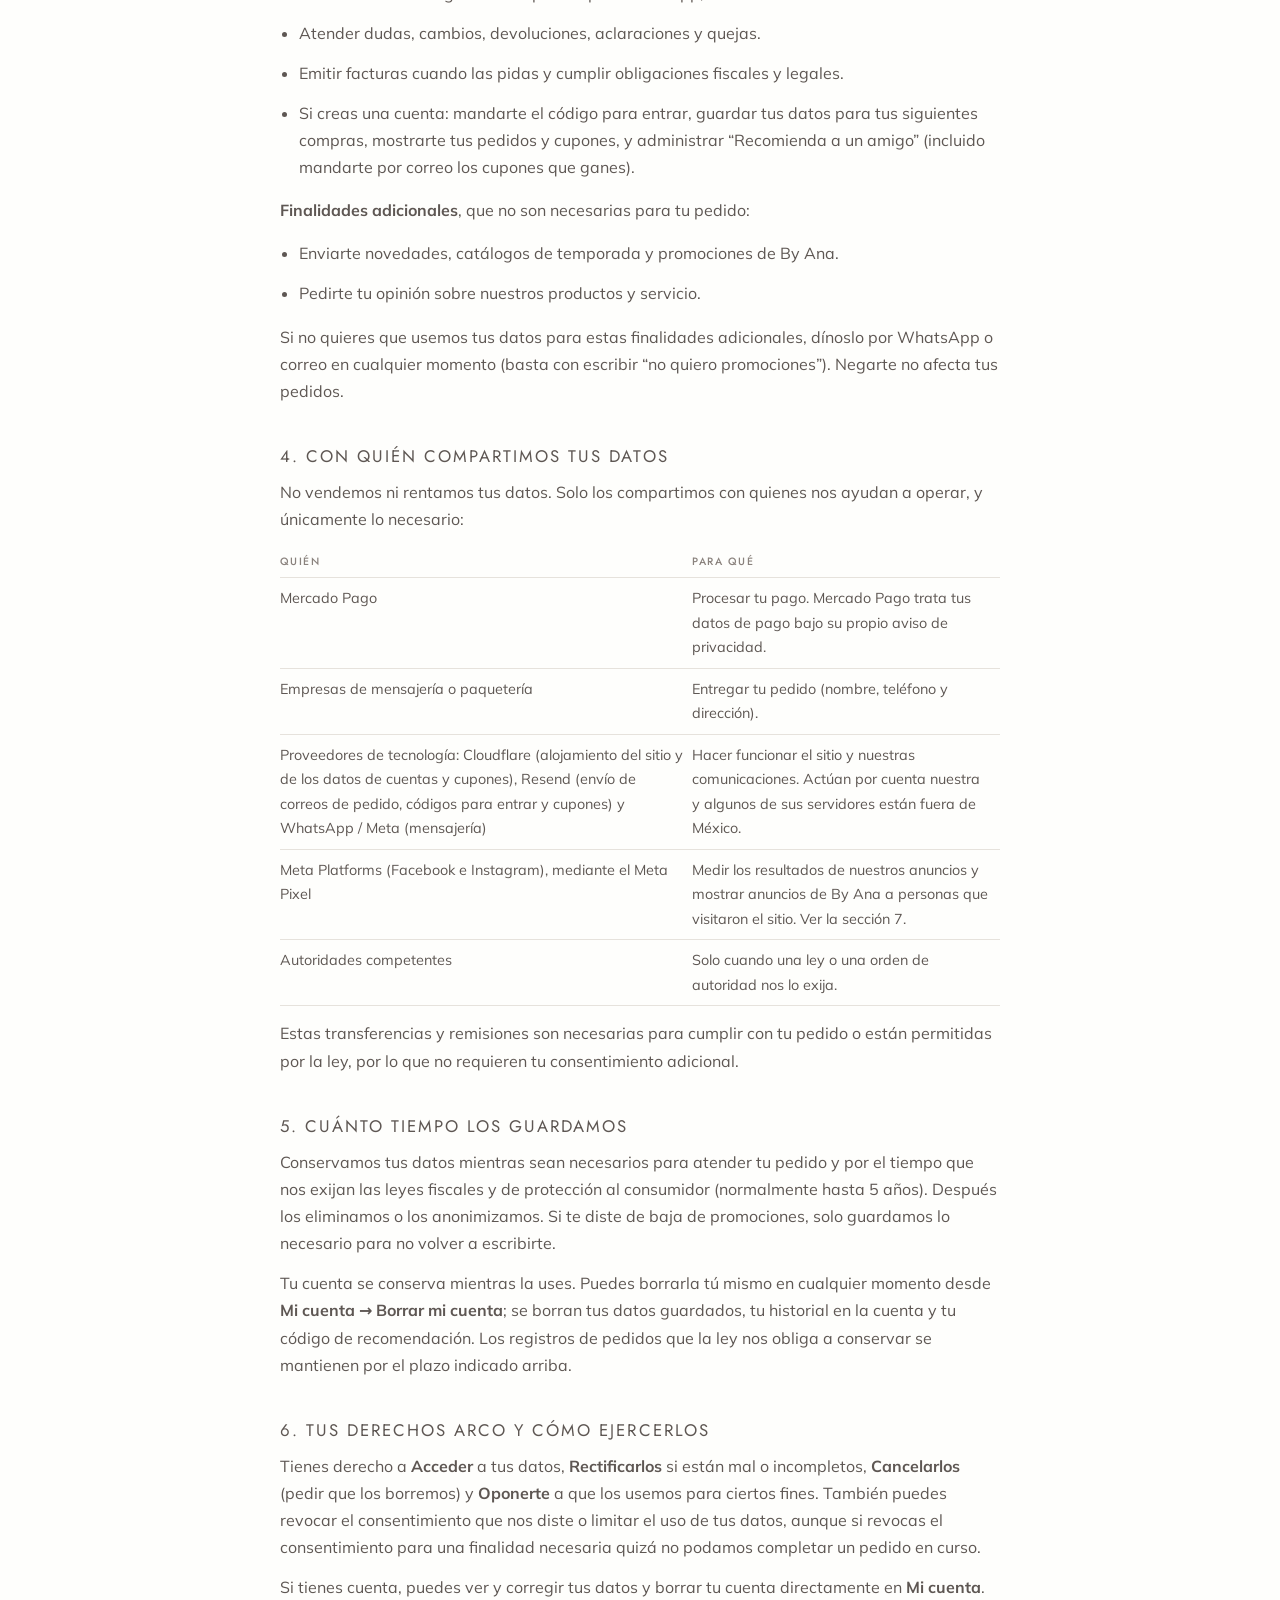
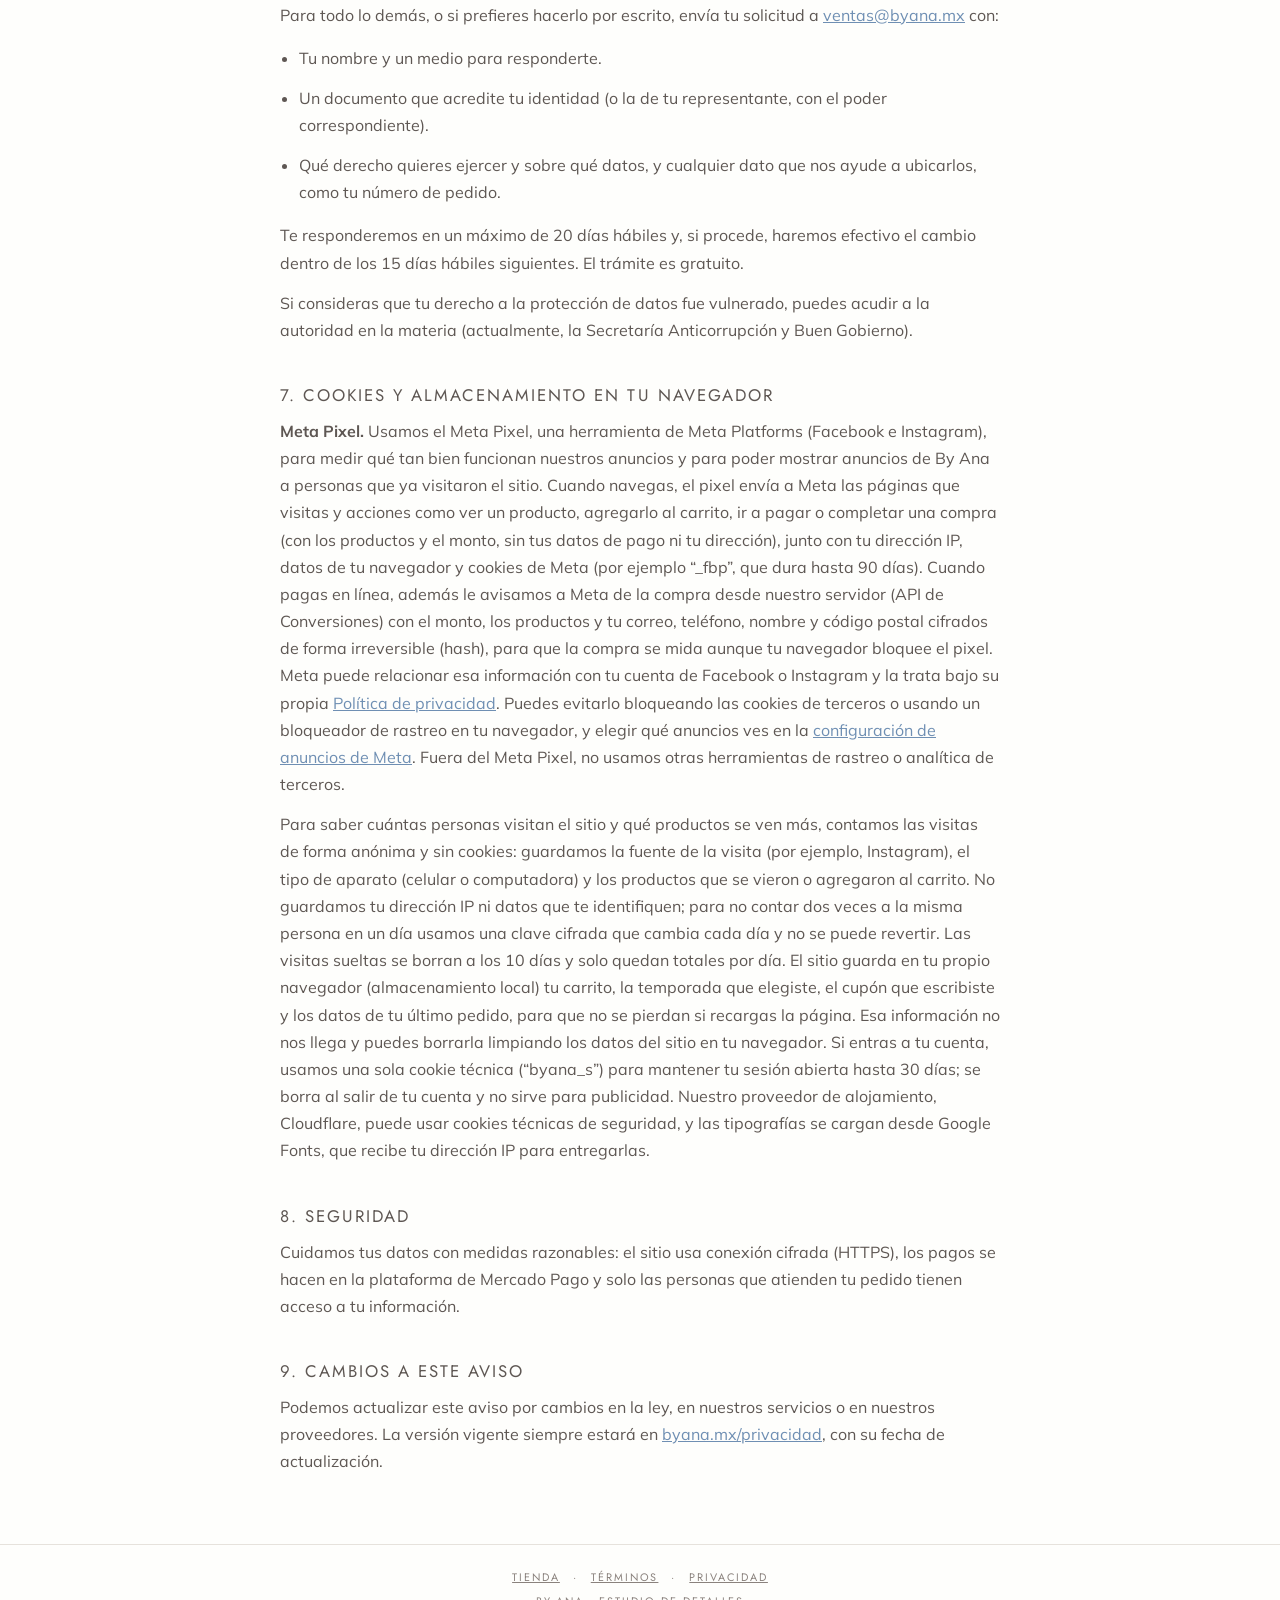
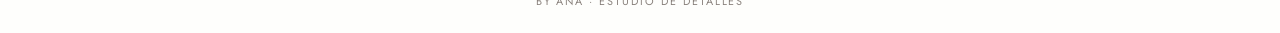
<file: privacidad.html>
<!doctype html>
<html lang="es-MX">
<head>
<meta charset="utf-8">
<meta name="viewport" content="width=device-width, initial-scale=1, viewport-fit=cover">
<title>Aviso de Privacidad · By Ana</title>
<meta name="description" content="Aviso de privacidad integral de By Ana · Estudio de detalles: qué datos usamos, para qué y cómo ejercer tus derechos ARCO.">
<link rel="icon" href="img/logo-siempre.jpg">
<link rel="preconnect" href="https://fonts.googleapis.com">
<link rel="stylesheet" href="https://fonts.googleapis.com/css2?family=Allura&family=Jost:wght@300;400;500&family=Mulish:wght@400;600&display=swap">
<link rel="stylesheet" href="legal.css">
<!-- Meta Pixel Code -->
<script>
!function(f,b,e,v,n,t,s)
{if(f.fbq)return;n=f.fbq=function(){n.callMethod?
n.callMethod.apply(n,arguments):n.queue.push(arguments)};
if(!f._fbq)f._fbq=n;n.push=n;n.loaded=!0;n.version='2.0';
n.queue=[];t=b.createElement(e);t.async=!0;
t.src=v;s=b.getElementsByTagName(e)[0];
s.parentNode.insertBefore(t,s)}(window, document,'script',
'https://connect.facebook.net/en_US/fbevents.js');
fbq('init', '1150047477389568');
fbq('track', 'PageView');
</script>
<noscript><img height="1" width="1" style="display:none"
src="https://www.facebook.com/tr?id=1150047477389568&ev=PageView&noscript=1"
/></noscript>
<!-- End Meta Pixel Code -->
</head>
<body>
<header><div class="wrap">
  <a class="brand" href="/"><img src="img/logo-siempre.jpg" alt=""><span class="script">By Ana</span></a>
  <a class="back" href="/">Volver a la tienda</a>
</div></header>

<main class="wrap">
  <p class="eyebrow">By Ana · Estudio de detalles</p>
  <h1>Aviso de Privacidad</h1>
  <p class="fecha">Última actualización: 23 de noviembre de 2026</p>

  <p class="nota"><strong>En corto:</strong> usamos tu nombre, tu WhatsApp, tu dirección y tu correo solo para hacer, cobrar y entregarte tu pedido. No vendemos tus datos ni vemos los datos de tu tarjeta. Puedes pedirnos en cualquier momento que los corrijamos o los borremos.</p>

  <h2>1. Quién es responsable de tus datos</h2>
  <p>ALISA PRODUCTOS, S.A.S., que opera el negocio “By Ana · Estudio de detalles” (en adelante, “By Ana”), con domicilio en Av. Santa Fe 453, colonia Santa Fe Cuajimalpa, alcaldía Cuajimalpa de Morelos, C.P. 05348, Ciudad de México, es responsable del uso y la protección de tus datos personales, conforme a la Ley Federal de Protección de Datos Personales en Posesión de los Particulares y demás normas aplicables.</p>
  <p>Para cualquier tema de privacidad escríbenos a <a href="mailto:ventas@byana.mx">ventas@byana.mx</a> o por WhatsApp al <a href="https://wa.me/525529434279">55 2943 4279</a>.</p>

  <h2>2. Qué datos personales usamos</h2>
  <ul>
    <li><strong>Identificación y contacto:</strong> nombre, número de WhatsApp o teléfono y correo electrónico.</li>
    <li><strong>Entrega:</strong> dirección de envío (calle, número, colonia, código postal, alcaldía o municipio, estado) y referencias para encontrarla.</li>
    <li><strong>Pedido:</strong> productos, cantidades, textos o logos para personalizar, indicaciones y el historial de tus compras.</li>
    <li><strong>Pago:</strong> el número de referencia, el estado y el monto de tu pago, y el nombre y correo que registraste en Mercado Pago. By Ana <strong>no</strong> recibe ni guarda números de tarjeta ni datos bancarios: los maneja directamente Mercado Pago.</li>
    <li><strong>Cuenta, solo si decides crear una:</strong> tu correo, los datos que guardes (nombre, WhatsApp y dirección), tus pedidos, tus cupones, tu código de “Recomienda a un amigo” y cuántas personas compraron con él. Comprar sin cuenta sigue siendo posible.</li>
    <li><strong>Recomendaciones:</strong> si compras con el código de alguien, registramos que llegaste recomendado. A quien te recomendó solo le decimos tu nombre de pila. Para saber si es tu primera compra guardamos una marca de que tu correo o teléfono ya compró.</li>
    <li><strong>Fiscales</strong>, solo si pides factura: RFC, razón social, régimen fiscal, código postal fiscal y uso del CFDI.</li>
  </ul>
  <p>No pedimos datos personales sensibles. Te pedimos no incluirlos en los textos de personalización ni en tus mensajes.</p>
  <p>Si nos das datos de otra persona, por ejemplo el nombre y la dirección de quien recibirá un regalo, confirmas que tienes su permiso para compartirlos con nosotros para ese fin.</p>

  <h2>3. Para qué los usamos</h2>
  <p><strong>Finalidades necesarias</strong>, sin las cuales no podemos atender tu pedido:</p>
  <ul>
    <li>Registrar, confirmar, elaborar y personalizar tu pedido.</li>
    <li>Procesar y verificar tu pago, y en su caso hacer reembolsos.</li>
    <li>Coordinar y hacer la entrega, y cotizar envíos fuera de la CDMX y su área metropolitana.</li>
    <li>Comunicarnos contigo sobre tu pedido por WhatsApp, teléfono o correo.</li>
    <li>Atender dudas, cambios, devoluciones, aclaraciones y quejas.</li>
    <li>Emitir facturas cuando las pidas y cumplir obligaciones fiscales y legales.</li>
    <li>Si creas una cuenta: mandarte el código para entrar, guardar tus datos para tus siguientes compras, mostrarte tus pedidos y cupones, y administrar “Recomienda a un amigo” (incluido mandarte por correo los cupones que ganes).</li>
  </ul>
  <p><strong>Finalidades adicionales</strong>, que no son necesarias para tu pedido:</p>
  <ul>
    <li>Enviarte novedades, catálogos de temporada y promociones de By Ana.</li>
    <li>Pedirte tu opinión sobre nuestros productos y servicio.</li>
  </ul>
  <p>Si no quieres que usemos tus datos para estas finalidades adicionales, dínoslo por WhatsApp o correo en cualquier momento (basta con escribir “no quiero promociones”). Negarte no afecta tus pedidos.</p>

  <h2>4. Con quién compartimos tus datos</h2>
  <p>No vendemos ni rentamos tus datos. Solo los compartimos con quienes nos ayudan a operar, y únicamente lo necesario:</p>
  <table>
    <thead><tr><th>Quién</th><th>Para qué</th></tr></thead>
    <tbody>
      <tr><td>Mercado Pago</td><td>Procesar tu pago. Mercado Pago trata tus datos de pago bajo su propio aviso de privacidad.</td></tr>
      <tr><td>Empresas de mensajería o paquetería</td><td>Entregar tu pedido (nombre, teléfono y dirección).</td></tr>
      <tr><td>Proveedores de tecnología: Cloudflare (alojamiento del sitio y de los datos de cuentas y cupones), Resend (envío de correos de pedido, códigos para entrar y cupones) y WhatsApp / Meta (mensajería)</td><td>Hacer funcionar el sitio y nuestras comunicaciones. Actúan por cuenta nuestra y algunos de sus servidores están fuera de México.</td></tr>
      <tr><td>Meta Platforms (Facebook e Instagram), mediante el Meta Pixel</td><td>Medir los resultados de nuestros anuncios y mostrar anuncios de By Ana a personas que visitaron el sitio. Ver la sección 7.</td></tr>
      <tr><td>Autoridades competentes</td><td>Solo cuando una ley o una orden de autoridad nos lo exija.</td></tr>
    </tbody>
  </table>
  <p>Estas transferencias y remisiones son necesarias para cumplir con tu pedido o están permitidas por la ley, por lo que no requieren tu consentimiento adicional.</p>

  <h2>5. Cuánto tiempo los guardamos</h2>
  <p>Conservamos tus datos mientras sean necesarios para atender tu pedido y por el tiempo que nos exijan las leyes fiscales y de protección al consumidor (normalmente hasta 5 años). Después los eliminamos o los anonimizamos. Si te diste de baja de promociones, solo guardamos lo necesario para no volver a escribirte.</p>
  <p>Tu cuenta se conserva mientras la uses. Puedes borrarla tú mismo en cualquier momento desde <strong>Mi cuenta → Borrar mi cuenta</strong>; se borran tus datos guardados, tu historial en la cuenta y tu código de recomendación. Los registros de pedidos que la ley nos obliga a conservar se mantienen por el plazo indicado arriba.</p>

  <h2>6. Tus derechos ARCO y cómo ejercerlos</h2>
  <p>Tienes derecho a <strong>Acceder</strong> a tus datos, <strong>Rectificarlos</strong> si están mal o incompletos, <strong>Cancelarlos</strong> (pedir que los borremos) y <strong>Oponerte</strong> a que los usemos para ciertos fines. También puedes revocar el consentimiento que nos diste o limitar el uso de tus datos, aunque si revocas el consentimiento para una finalidad necesaria quizá no podamos completar un pedido en curso.</p>
  <p>Si tienes cuenta, puedes ver y corregir tus datos y borrar tu cuenta directamente en <strong>Mi cuenta</strong>. Para todo lo demás, o si prefieres hacerlo por escrito, envía tu solicitud a <a href="mailto:ventas@byana.mx">ventas@byana.mx</a> con:</p>
  <ul>
    <li>Tu nombre y un medio para responderte.</li>
    <li>Un documento que acredite tu identidad (o la de tu representante, con el poder correspondiente).</li>
    <li>Qué derecho quieres ejercer y sobre qué datos, y cualquier dato que nos ayude a ubicarlos, como tu número de pedido.</li>
  </ul>
  <p>Te responderemos en un máximo de 20 días hábiles y, si procede, haremos efectivo el cambio dentro de los 15 días hábiles siguientes. El trámite es gratuito.</p>
  <p>Si consideras que tu derecho a la protección de datos fue vulnerado, puedes acudir a la autoridad en la materia (actualmente, la Secretaría Anticorrupción y Buen Gobierno).</p>

  <h2>7. Cookies y almacenamiento en tu navegador</h2>
  <p><strong>Meta Pixel.</strong> Usamos el Meta Pixel, una herramienta de Meta Platforms (Facebook e Instagram), para medir qué tan bien funcionan nuestros anuncios y para poder mostrar anuncios de By Ana a personas que ya visitaron el sitio. Cuando navegas, el pixel envía a Meta las páginas que visitas y acciones como ver un producto, agregarlo al carrito, ir a pagar o completar una compra (con los productos y el monto, sin tus datos de pago ni tu dirección), junto con tu dirección IP, datos de tu navegador y cookies de Meta (por ejemplo “_fbp”, que dura hasta 90 días). Cuando pagas en línea, además le avisamos a Meta de la compra desde nuestro servidor (API de Conversiones) con el monto, los productos y tu correo, teléfono, nombre y código postal cifrados de forma irreversible (hash), para que la compra se mida aunque tu navegador bloquee el pixel. Meta puede relacionar esa información con tu cuenta de Facebook o Instagram y la trata bajo su propia <a href="https://www.facebook.com/privacy/policy/" target="_blank" rel="noopener">Política de privacidad</a>. Puedes evitarlo bloqueando las cookies de terceros o usando un bloqueador de rastreo en tu navegador, y elegir qué anuncios ves en la <a href="https://www.facebook.com/adpreferences" target="_blank" rel="noopener">configuración de anuncios de Meta</a>. Fuera del Meta Pixel, no usamos otras herramientas de rastreo o analítica de terceros.</p>
  <p>Para saber cuántas personas visitan el sitio y qué productos se ven más, contamos las visitas de forma anónima y sin cookies: guardamos la fuente de la visita (por ejemplo, Instagram), el tipo de aparato (celular o computadora) y los productos que se vieron o agregaron al carrito. No guardamos tu dirección IP ni datos que te identifiquen; para no contar dos veces a la misma persona en un día usamos una clave cifrada que cambia cada día y no se puede revertir. Las visitas sueltas se borran a los 10 días y solo quedan totales por día. El sitio guarda en tu propio navegador (almacenamiento local) tu carrito, la temporada que elegiste, el cupón que escribiste y los datos de tu último pedido, para que no se pierdan si recargas la página. Esa información no nos llega y puedes borrarla limpiando los datos del sitio en tu navegador. Si entras a tu cuenta, usamos una sola cookie técnica (“byana_s”) para mantener tu sesión abierta hasta 30 días; se borra al salir de tu cuenta y no sirve para publicidad. Nuestro proveedor de alojamiento, Cloudflare, puede usar cookies técnicas de seguridad, y las tipografías se cargan desde Google Fonts, que recibe tu dirección IP para entregarlas.</p>

  <h2>8. Seguridad</h2>
  <p>Cuidamos tus datos con medidas razonables: el sitio usa conexión cifrada (HTTPS), los pagos se hacen en la plataforma de Mercado Pago y solo las personas que atienden tu pedido tienen acceso a tu información.</p>

  <h2>9. Cambios a este aviso</h2>
  <p>Podemos actualizar este aviso por cambios en la ley, en nuestros servicios o en nuestros proveedores. La versión vigente siempre estará en <a href="https://byana.mx/privacidad">byana.mx/privacidad</a>, con su fecha de actualización.</p>
</main>

<footer>
  <a href="/">Tienda</a> · <a href="terminos.html">Términos</a> · <a href="privacidad.html">Privacidad</a>
  <div style="margin-top:8px">By Ana · Estudio de detalles</div>
</footer>
</body>
</html>
</file>
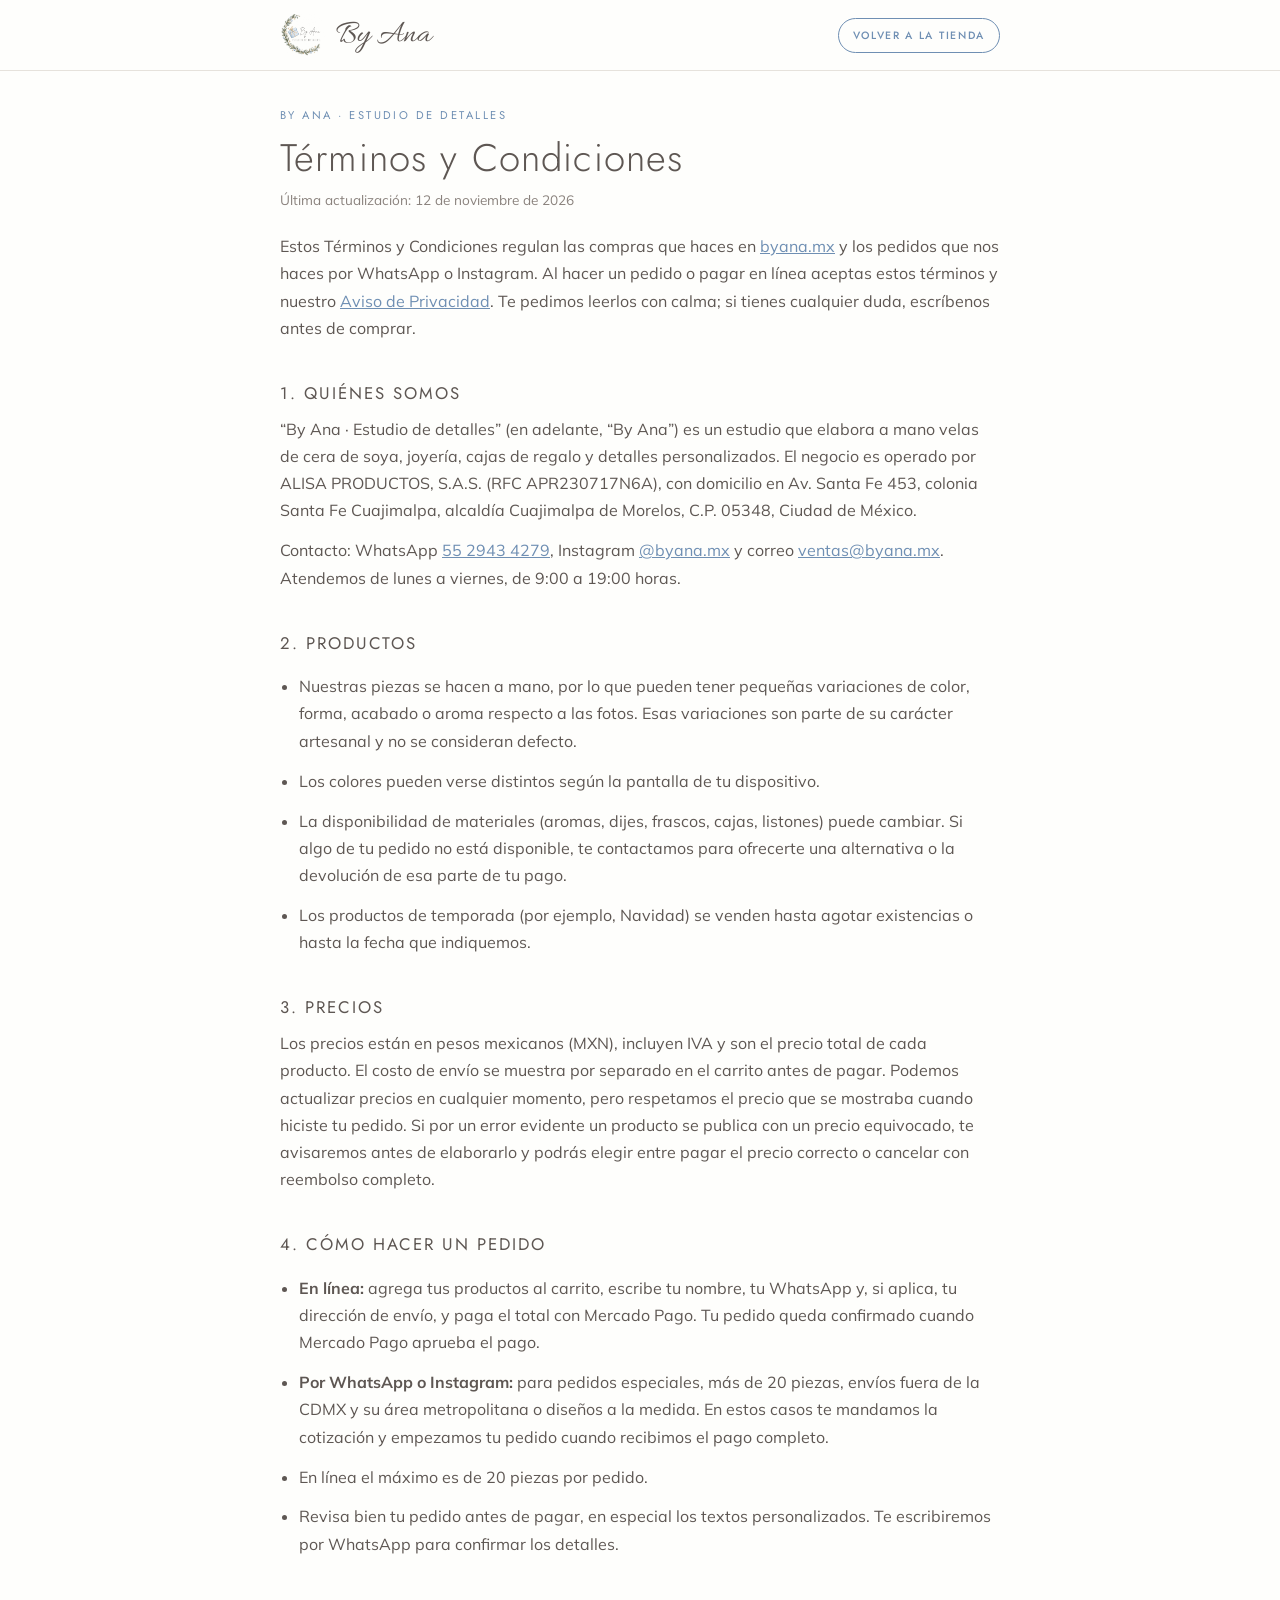
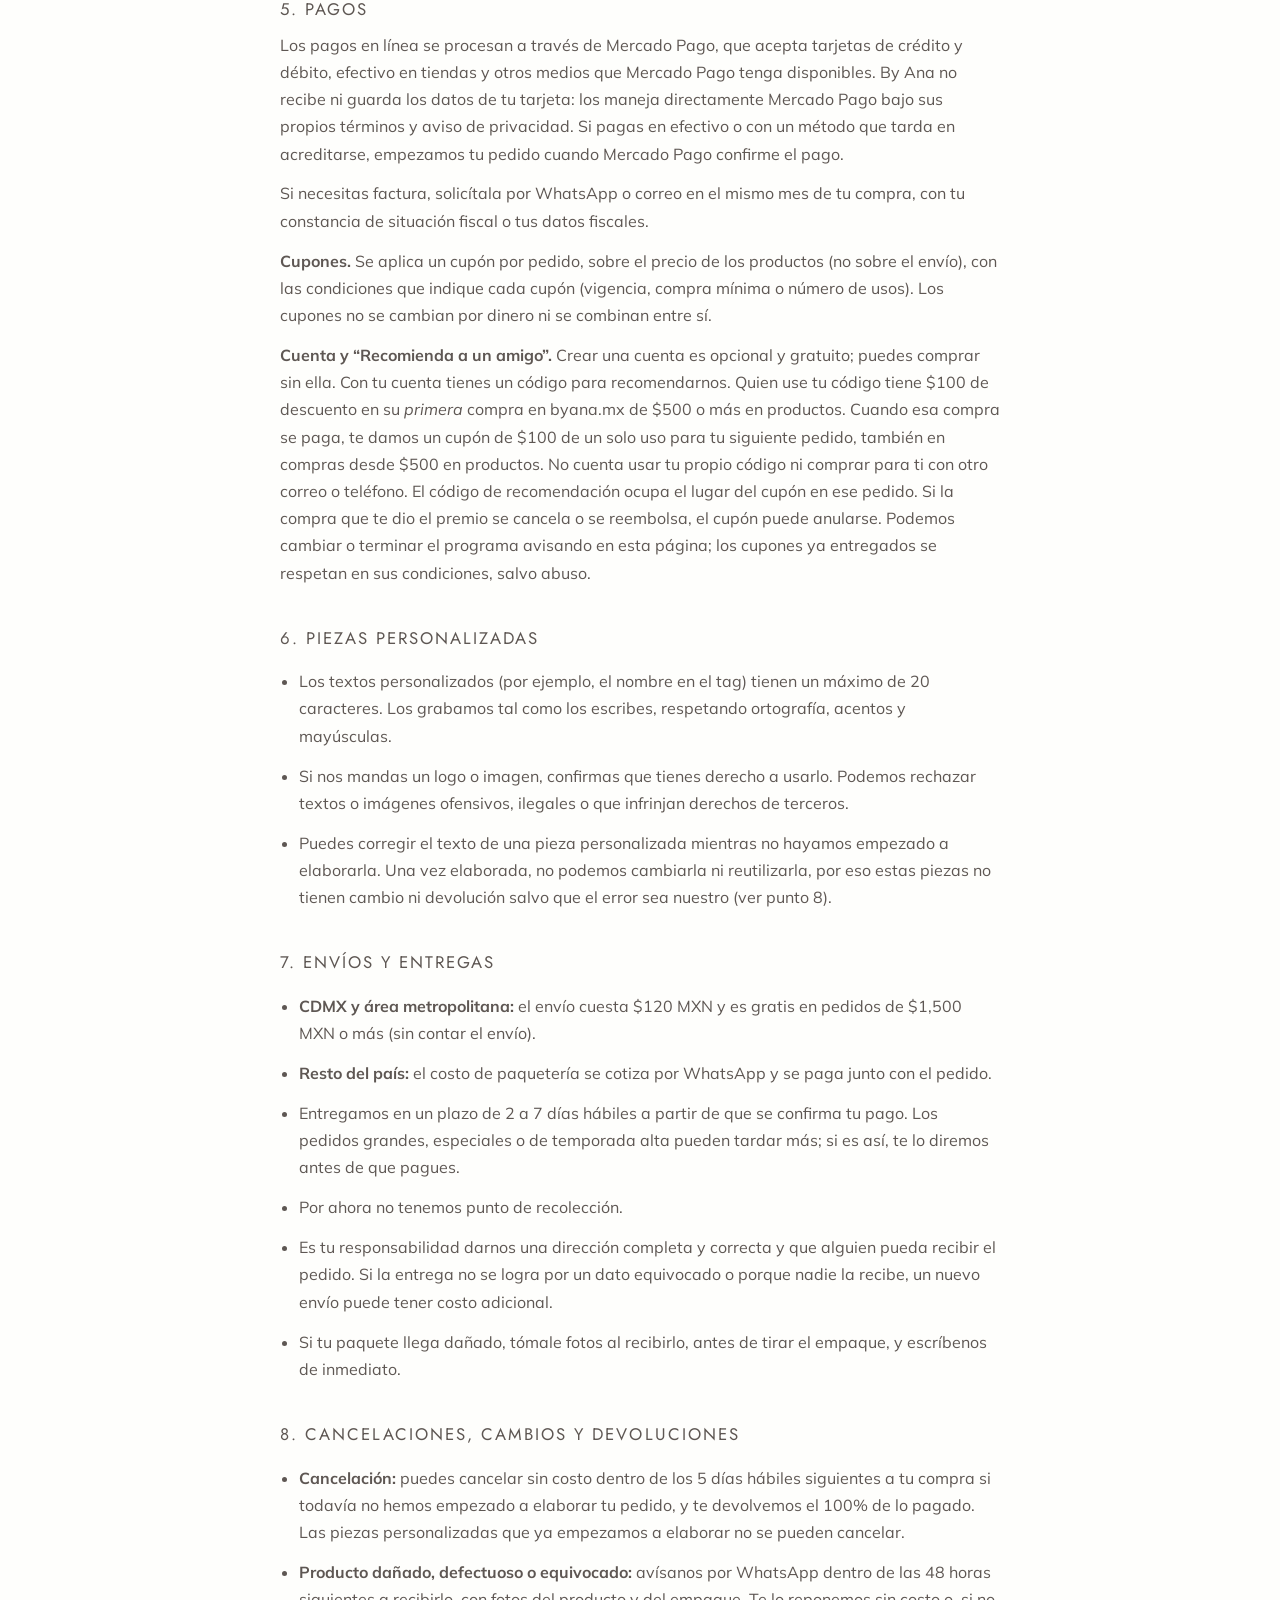
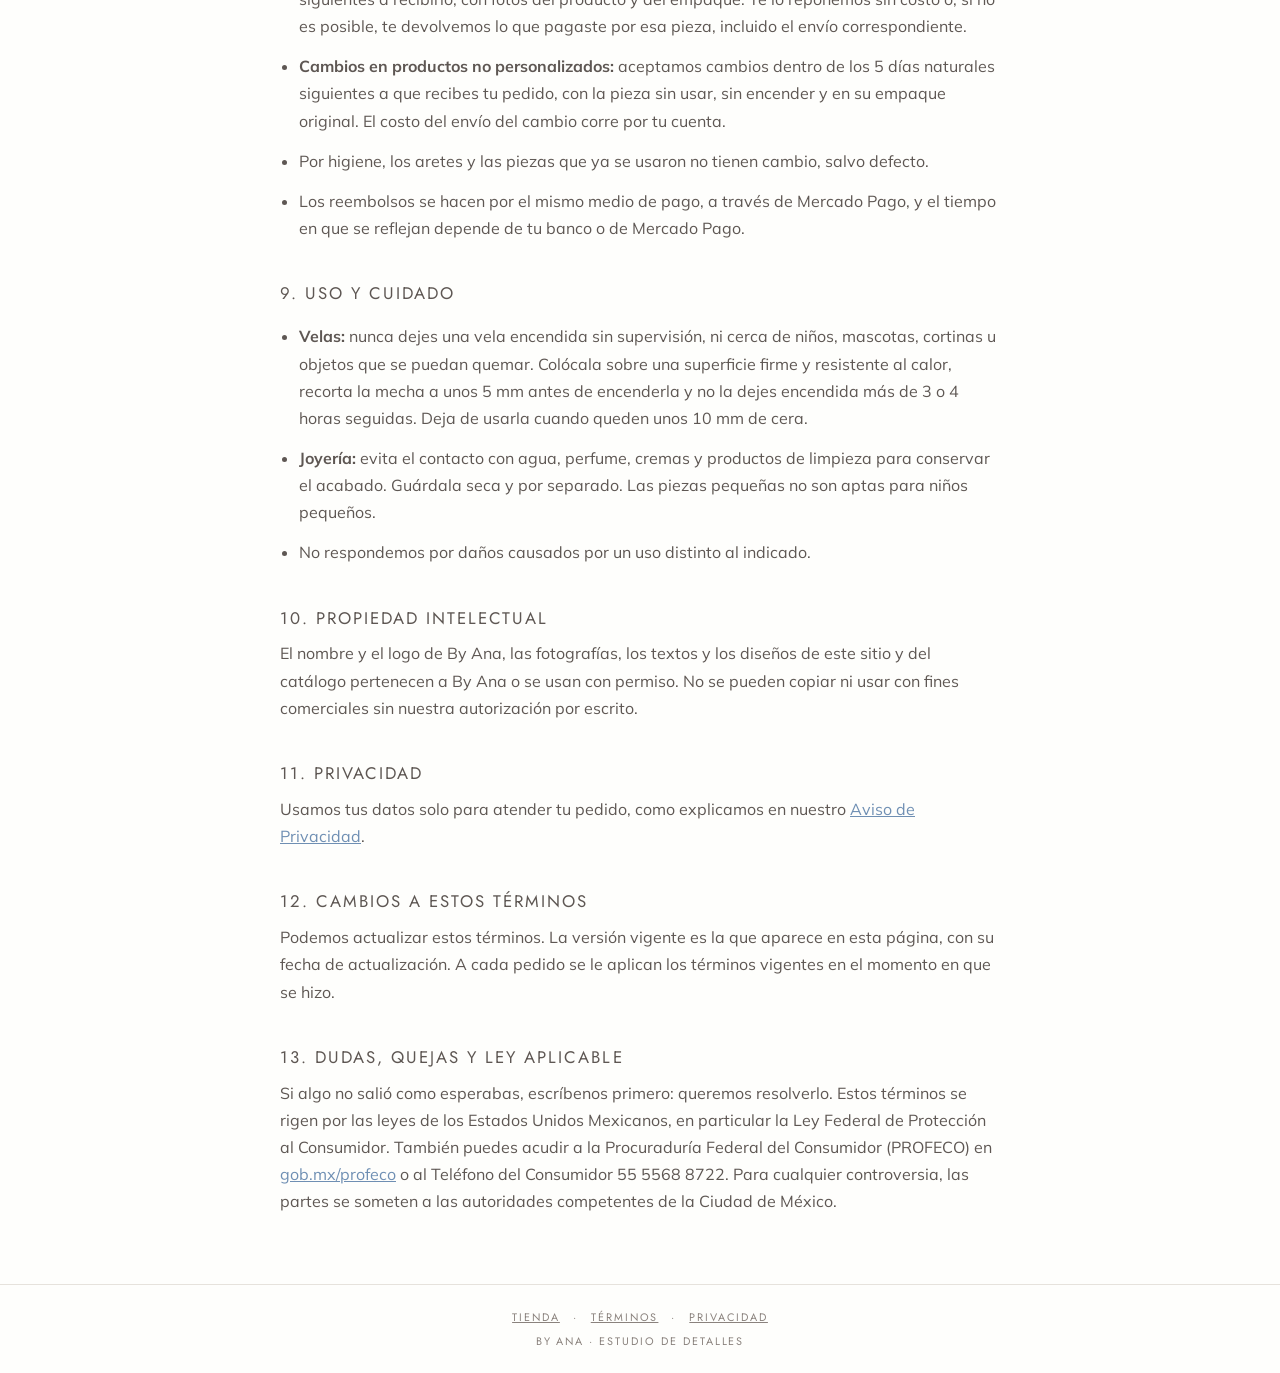
<file: terminos.html>
<!doctype html>
<html lang="es-MX">
<head>
<meta charset="utf-8">
<meta name="viewport" content="width=device-width, initial-scale=1, viewport-fit=cover">
<title>Términos y Condiciones · By Ana</title>
<meta name="description" content="Términos y condiciones de compra en By Ana · Estudio de detalles: pedidos, pagos, envíos, piezas personalizadas, cambios y devoluciones.">
<link rel="icon" href="img/logo-siempre.jpg">
<link rel="preconnect" href="https://fonts.googleapis.com">
<link rel="stylesheet" href="https://fonts.googleapis.com/css2?family=Allura&family=Jost:wght@300;400;500&family=Mulish:wght@400;600&display=swap">
<link rel="stylesheet" href="legal.css">
<!-- Meta Pixel Code -->
<script>
!function(f,b,e,v,n,t,s)
{if(f.fbq)return;n=f.fbq=function(){n.callMethod?
n.callMethod.apply(n,arguments):n.queue.push(arguments)};
if(!f._fbq)f._fbq=n;n.push=n;n.loaded=!0;n.version='2.0';
n.queue=[];t=b.createElement(e);t.async=!0;
t.src=v;s=b.getElementsByTagName(e)[0];
s.parentNode.insertBefore(t,s)}(window, document,'script',
'https://connect.facebook.net/en_US/fbevents.js');
fbq('init', '1150047477389568');
fbq('track', 'PageView');
</script>
<noscript><img height="1" width="1" style="display:none"
src="https://www.facebook.com/tr?id=1150047477389568&ev=PageView&noscript=1"
/></noscript>
<!-- End Meta Pixel Code -->
</head>
<body>
<header><div class="wrap">
  <a class="brand" href="/"><img src="img/logo-siempre.jpg" alt=""><span class="script">By Ana</span></a>
  <a class="back" href="/">Volver a la tienda</a>
</div></header>

<main class="wrap">
  <p class="eyebrow">By Ana · Estudio de detalles</p>
  <h1>Términos y Condiciones</h1>
  <p class="fecha">Última actualización: 12 de noviembre de 2026</p>

  <p>Estos Términos y Condiciones regulan las compras que haces en <a href="https://byana.mx">byana.mx</a> y los pedidos que nos haces por WhatsApp o Instagram. Al hacer un pedido o pagar en línea aceptas estos términos y nuestro <a href="privacidad.html">Aviso de Privacidad</a>. Te pedimos leerlos con calma; si tienes cualquier duda, escríbenos antes de comprar.</p>

  <h2>1. Quiénes somos</h2>
  <p>“By Ana · Estudio de detalles” (en adelante, “By Ana”) es un estudio que elabora a mano velas de cera de soya, joyería, cajas de regalo y detalles personalizados. El negocio es operado por ALISA PRODUCTOS, S.A.S. (RFC APR230717N6A), con domicilio en Av. Santa Fe 453, colonia Santa Fe Cuajimalpa, alcaldía Cuajimalpa de Morelos, C.P. 05348, Ciudad de México.</p>
  <p>Contacto: WhatsApp <a href="https://wa.me/525529434279">55 2943 4279</a>, Instagram <a href="https://www.instagram.com/byana.mx/">@byana.mx</a> y correo <a href="mailto:ventas@byana.mx">ventas@byana.mx</a>. Atendemos de lunes a viernes, de 9:00 a 19:00 horas.</p>

  <h2>2. Productos</h2>
  <ul>
    <li>Nuestras piezas se hacen a mano, por lo que pueden tener pequeñas variaciones de color, forma, acabado o aroma respecto a las fotos. Esas variaciones son parte de su carácter artesanal y no se consideran defecto.</li>
    <li>Los colores pueden verse distintos según la pantalla de tu dispositivo.</li>
    <li>La disponibilidad de materiales (aromas, dijes, frascos, cajas, listones) puede cambiar. Si algo de tu pedido no está disponible, te contactamos para ofrecerte una alternativa o la devolución de esa parte de tu pago.</li>
    <li>Los productos de temporada (por ejemplo, Navidad) se venden hasta agotar existencias o hasta la fecha que indiquemos.</li>
  </ul>

  <h2>3. Precios</h2>
  <p>Los precios están en pesos mexicanos (MXN), incluyen IVA y son el precio total de cada producto. El costo de envío se muestra por separado en el carrito antes de pagar. Podemos actualizar precios en cualquier momento, pero respetamos el precio que se mostraba cuando hiciste tu pedido. Si por un error evidente un producto se publica con un precio equivocado, te avisaremos antes de elaborarlo y podrás elegir entre pagar el precio correcto o cancelar con reembolso completo.</p>

  <h2>4. Cómo hacer un pedido</h2>
  <ul>
    <li><strong>En línea:</strong> agrega tus productos al carrito, escribe tu nombre, tu WhatsApp y, si aplica, tu dirección de envío, y paga el total con Mercado Pago. Tu pedido queda confirmado cuando Mercado Pago aprueba el pago.</li>
    <li><strong>Por WhatsApp o Instagram:</strong> para pedidos especiales, más de 20 piezas, envíos fuera de la CDMX y su área metropolitana o diseños a la medida. En estos casos te mandamos la cotización y empezamos tu pedido cuando recibimos el pago completo.</li>
    <li>En línea el máximo es de 20 piezas por pedido.</li>
    <li>Revisa bien tu pedido antes de pagar, en especial los textos personalizados. Te escribiremos por WhatsApp para confirmar los detalles.</li>
  </ul>

  <h2>5. Pagos</h2>
  <p>Los pagos en línea se procesan a través de Mercado Pago, que acepta tarjetas de crédito y débito, efectivo en tiendas y otros medios que Mercado Pago tenga disponibles. By Ana no recibe ni guarda los datos de tu tarjeta: los maneja directamente Mercado Pago bajo sus propios términos y aviso de privacidad. Si pagas en efectivo o con un método que tarda en acreditarse, empezamos tu pedido cuando Mercado Pago confirme el pago.</p>
  <p>Si necesitas factura, solicítala por WhatsApp o correo en el mismo mes de tu compra, con tu constancia de situación fiscal o tus datos fiscales.</p>
  <p><strong>Cupones.</strong> Se aplica un cupón por pedido, sobre el precio de los productos (no sobre el envío), con las condiciones que indique cada cupón (vigencia, compra mínima o número de usos). Los cupones no se cambian por dinero ni se combinan entre sí.</p>
  <p><strong>Cuenta y “Recomienda a un amigo”.</strong> Crear una cuenta es opcional y gratuito; puedes comprar sin ella. Con tu cuenta tienes un código para recomendarnos. Quien use tu código tiene $100 de descuento en su <em>primera</em> compra en byana.mx de $500 o más en productos. Cuando esa compra se paga, te damos un cupón de $100 de un solo uso para tu siguiente pedido, también en compras desde $500 en productos. No cuenta usar tu propio código ni comprar para ti con otro correo o teléfono. El código de recomendación ocupa el lugar del cupón en ese pedido. Si la compra que te dio el premio se cancela o se reembolsa, el cupón puede anularse. Podemos cambiar o terminar el programa avisando en esta página; los cupones ya entregados se respetan en sus condiciones, salvo abuso.</p>

  <h2>6. Piezas personalizadas</h2>
  <ul>
    <li>Los textos personalizados (por ejemplo, el nombre en el tag) tienen un máximo de 20 caracteres. Los grabamos tal como los escribes, respetando ortografía, acentos y mayúsculas.</li>
    <li>Si nos mandas un logo o imagen, confirmas que tienes derecho a usarlo. Podemos rechazar textos o imágenes ofensivos, ilegales o que infrinjan derechos de terceros.</li>
    <li>Puedes corregir el texto de una pieza personalizada mientras no hayamos empezado a elaborarla. Una vez elaborada, no podemos cambiarla ni reutilizarla, por eso estas piezas no tienen cambio ni devolución salvo que el error sea nuestro (ver punto 8).</li>
  </ul>

  <h2>7. Envíos y entregas</h2>
  <ul>
    <li><strong>CDMX y área metropolitana:</strong> el envío cuesta $120 MXN y es gratis en pedidos de $1,500 MXN o más (sin contar el envío).</li>
    <li><strong>Resto del país:</strong> el costo de paquetería se cotiza por WhatsApp y se paga junto con el pedido.</li>
    <li>Entregamos en un plazo de 2 a 7 días hábiles a partir de que se confirma tu pago. Los pedidos grandes, especiales o de temporada alta pueden tardar más; si es así, te lo diremos antes de que pagues.</li>
    <li>Por ahora no tenemos punto de recolección.</li>
    <li>Es tu responsabilidad darnos una dirección completa y correcta y que alguien pueda recibir el pedido. Si la entrega no se logra por un dato equivocado o porque nadie la recibe, un nuevo envío puede tener costo adicional.</li>
    <li>Si tu paquete llega dañado, tómale fotos al recibirlo, antes de tirar el empaque, y escríbenos de inmediato.</li>
  </ul>

  <h2>8. Cancelaciones, cambios y devoluciones</h2>
  <ul>
    <li><strong>Cancelación:</strong> puedes cancelar sin costo dentro de los 5 días hábiles siguientes a tu compra si todavía no hemos empezado a elaborar tu pedido, y te devolvemos el 100% de lo pagado. Las piezas personalizadas que ya empezamos a elaborar no se pueden cancelar.</li>
    <li><strong>Producto dañado, defectuoso o equivocado:</strong> avísanos por WhatsApp dentro de las 48 horas siguientes a recibirlo, con fotos del producto y del empaque. Te lo reponemos sin costo o, si no es posible, te devolvemos lo que pagaste por esa pieza, incluido el envío correspondiente.</li>
    <li><strong>Cambios en productos no personalizados:</strong> aceptamos cambios dentro de los 5 días naturales siguientes a que recibes tu pedido, con la pieza sin usar, sin encender y en su empaque original. El costo del envío del cambio corre por tu cuenta.</li>
    <li>Por higiene, los aretes y las piezas que ya se usaron no tienen cambio, salvo defecto.</li>
    <li>Los reembolsos se hacen por el mismo medio de pago, a través de Mercado Pago, y el tiempo en que se reflejan depende de tu banco o de Mercado Pago.</li>
  </ul>

  <h2>9. Uso y cuidado</h2>
  <ul>
    <li><strong>Velas:</strong> nunca dejes una vela encendida sin supervisión, ni cerca de niños, mascotas, cortinas u objetos que se puedan quemar. Colócala sobre una superficie firme y resistente al calor, recorta la mecha a unos 5 mm antes de encenderla y no la dejes encendida más de 3 o 4 horas seguidas. Deja de usarla cuando queden unos 10 mm de cera.</li>
    <li><strong>Joyería:</strong> evita el contacto con agua, perfume, cremas y productos de limpieza para conservar el acabado. Guárdala seca y por separado. Las piezas pequeñas no son aptas para niños pequeños.</li>
    <li>No respondemos por daños causados por un uso distinto al indicado.</li>
  </ul>

  <h2>10. Propiedad intelectual</h2>
  <p>El nombre y el logo de By Ana, las fotografías, los textos y los diseños de este sitio y del catálogo pertenecen a By Ana o se usan con permiso. No se pueden copiar ni usar con fines comerciales sin nuestra autorización por escrito.</p>

  <h2>11. Privacidad</h2>
  <p>Usamos tus datos solo para atender tu pedido, como explicamos en nuestro <a href="privacidad.html">Aviso de Privacidad</a>.</p>

  <h2>12. Cambios a estos términos</h2>
  <p>Podemos actualizar estos términos. La versión vigente es la que aparece en esta página, con su fecha de actualización. A cada pedido se le aplican los términos vigentes en el momento en que se hizo.</p>

  <h2>13. Dudas, quejas y ley aplicable</h2>
  <p>Si algo no salió como esperabas, escríbenos primero: queremos resolverlo. Estos términos se rigen por las leyes de los Estados Unidos Mexicanos, en particular la Ley Federal de Protección al Consumidor. También puedes acudir a la Procuraduría Federal del Consumidor (PROFECO) en <a href="https://www.gob.mx/profeco" target="_blank" rel="noopener">gob.mx/profeco</a> o al Teléfono del Consumidor 55 5568 8722. Para cualquier controversia, las partes se someten a las autoridades competentes de la Ciudad de México.</p>
</main>

<footer>
  <a href="/">Tienda</a> · <a href="terminos.html">Términos</a> · <a href="privacidad.html">Privacidad</a>
  <div style="margin-top:8px">By Ana · Estudio de detalles</div>
</footer>
</body>
</html>
</file>
<file: legal.css>
/* Estilo de las páginas legales (terminos.html, privacidad.html) */
:root{--paper:#FEFEFC;--wash:#F2F5F7;--ink:#5E5753;--ink-soft:#8A827D;--gold:#B8955A;--accent:#6F8FB3;--accent-wash:#EDF2F8;--line:#E6E2DC;
  --script:"Allura","Brush Script MT",cursive;--caps:"Jost","Futura","Avenir Next",system-ui,sans-serif;--body:"Mulish","Avenir",system-ui,sans-serif}
*{box-sizing:border-box}
body{margin:0;background:var(--paper);color:var(--ink);font:16px/1.7 var(--body)}
a{color:var(--accent)}
:focus-visible{outline:2px solid var(--gold);outline-offset:3px;border-radius:4px}
header{border-bottom:1px solid var(--line);background:var(--paper)}
.wrap{max-width:760px;margin:0 auto;padding:0 20px}
header .wrap{display:flex;align-items:center;justify-content:space-between;gap:12px;padding-block:12px}
.brand{display:flex;align-items:center;gap:10px;text-decoration:none;color:var(--ink)}
.brand img{width:46px;height:46px;border-radius:50%;object-fit:cover}
.brand .script{font-family:var(--script);font-size:2rem;line-height:1}
.back{font:500 .66rem var(--caps);letter-spacing:.16em;text-transform:uppercase;text-decoration:none;border:1px solid var(--accent);border-radius:999px;padding:9px 14px;white-space:nowrap}
main.wrap{padding-block:36px 56px}
.eyebrow{font:400 .7rem var(--caps);letter-spacing:.22em;text-transform:uppercase;color:var(--accent);margin:0}
h1{font-family:var(--caps);font-weight:300;font-size:clamp(1.7rem,4.5vw,2.4rem);line-height:1.2;letter-spacing:.03em;margin:.3em 0 .2em;text-wrap:balance}
.fecha{color:var(--ink-soft);font-size:.85rem;margin:0 0 1.6em}
.nota{background:var(--accent-wash);border:1px solid var(--line);padding:14px 16px;font-size:.88rem;border-radius:2px;margin-bottom:2em}
h2{font-family:var(--caps);font-weight:400;font-size:1.05rem;letter-spacing:.12em;text-transform:uppercase;margin:2.2em 0 .5em;color:var(--ink)}
p,li{margin:0 0 .8em}
ul{padding-left:1.2em}
table{width:100%;border-collapse:collapse;font-size:.9rem;margin:0 0 1em}
th,td{text-align:left;vertical-align:top;border-bottom:1px solid var(--line);padding:8px 8px 8px 0}
th{font:500 .66rem var(--caps);letter-spacing:.14em;text-transform:uppercase;color:var(--ink-soft)}

footer{border-top:1px solid var(--line);padding-block:24px;text-align:center;font:400 .68rem var(--caps);letter-spacing:.18em;text-transform:uppercase;color:var(--ink-soft)}
footer a{color:var(--ink-soft);margin:0 8px}
@media (max-width:480px){.brand .script{font-size:1.6rem}.brand img{width:38px;height:38px}}
</file>
